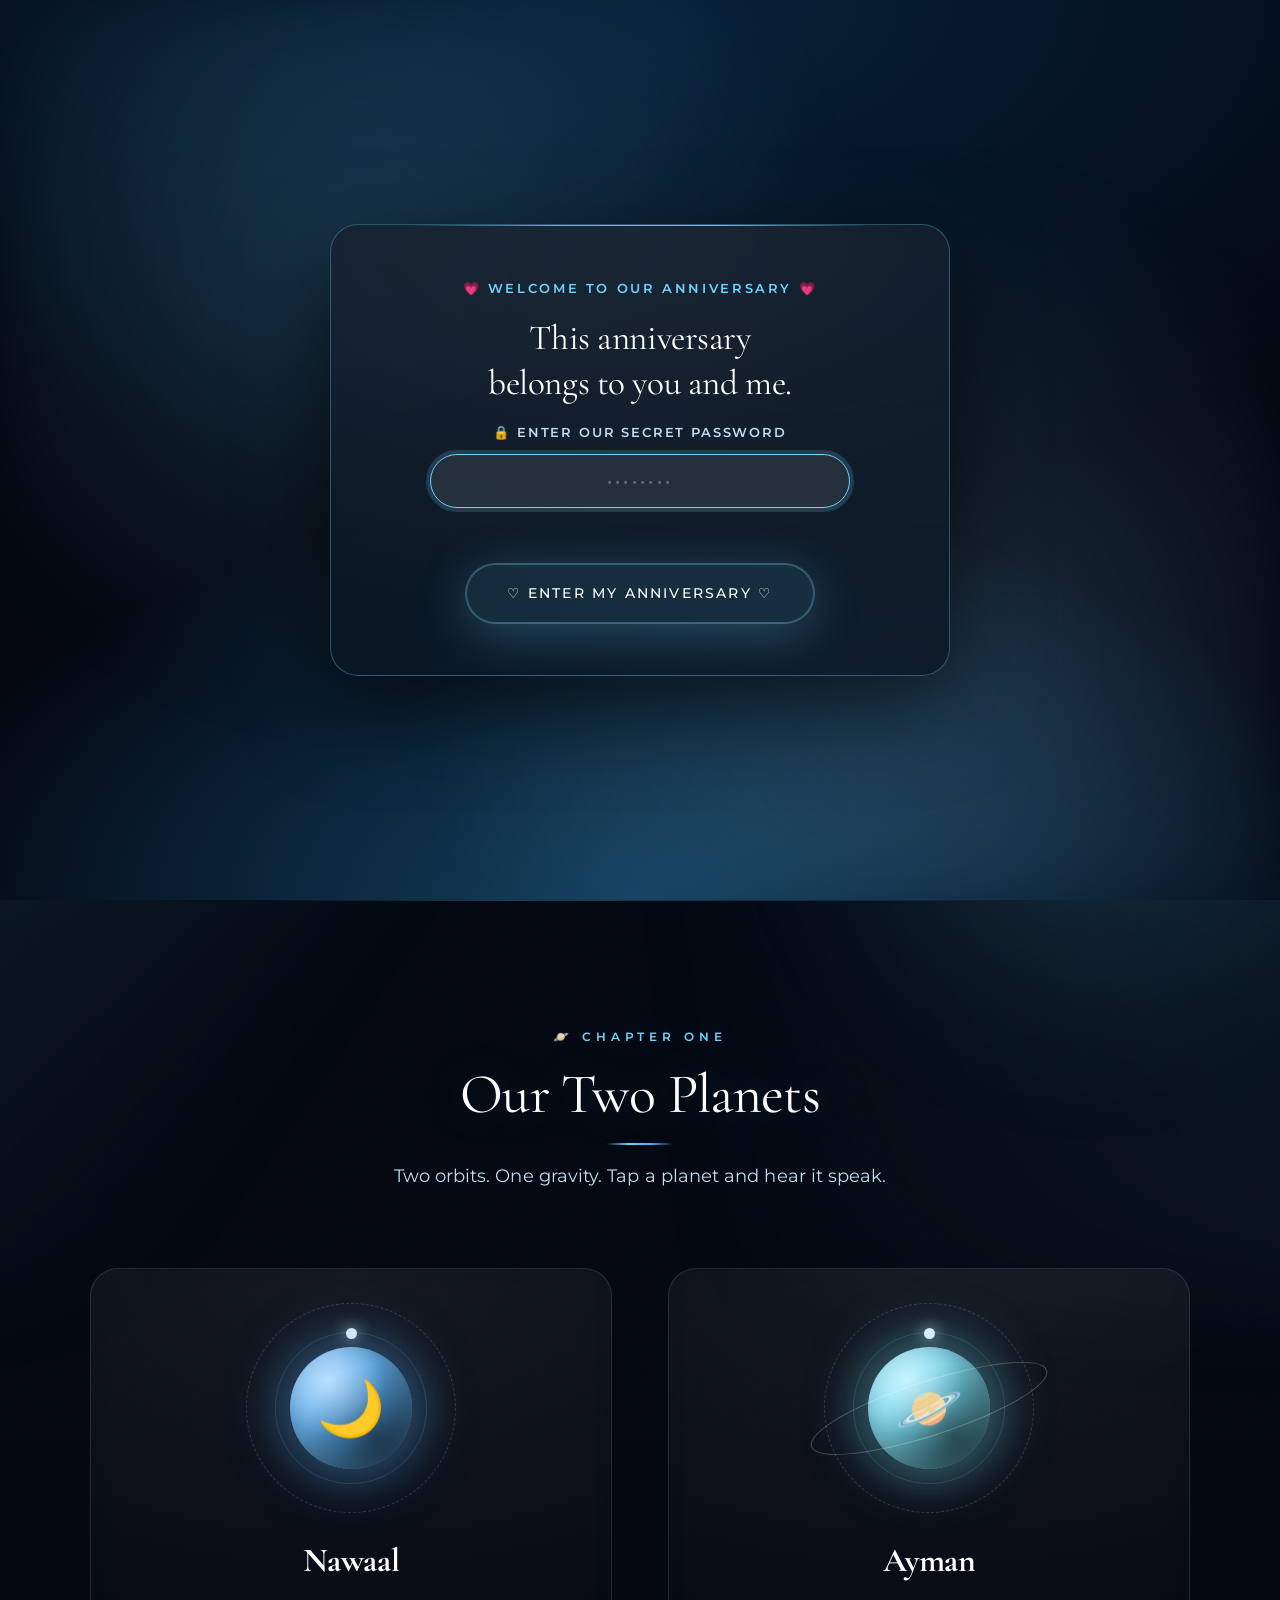
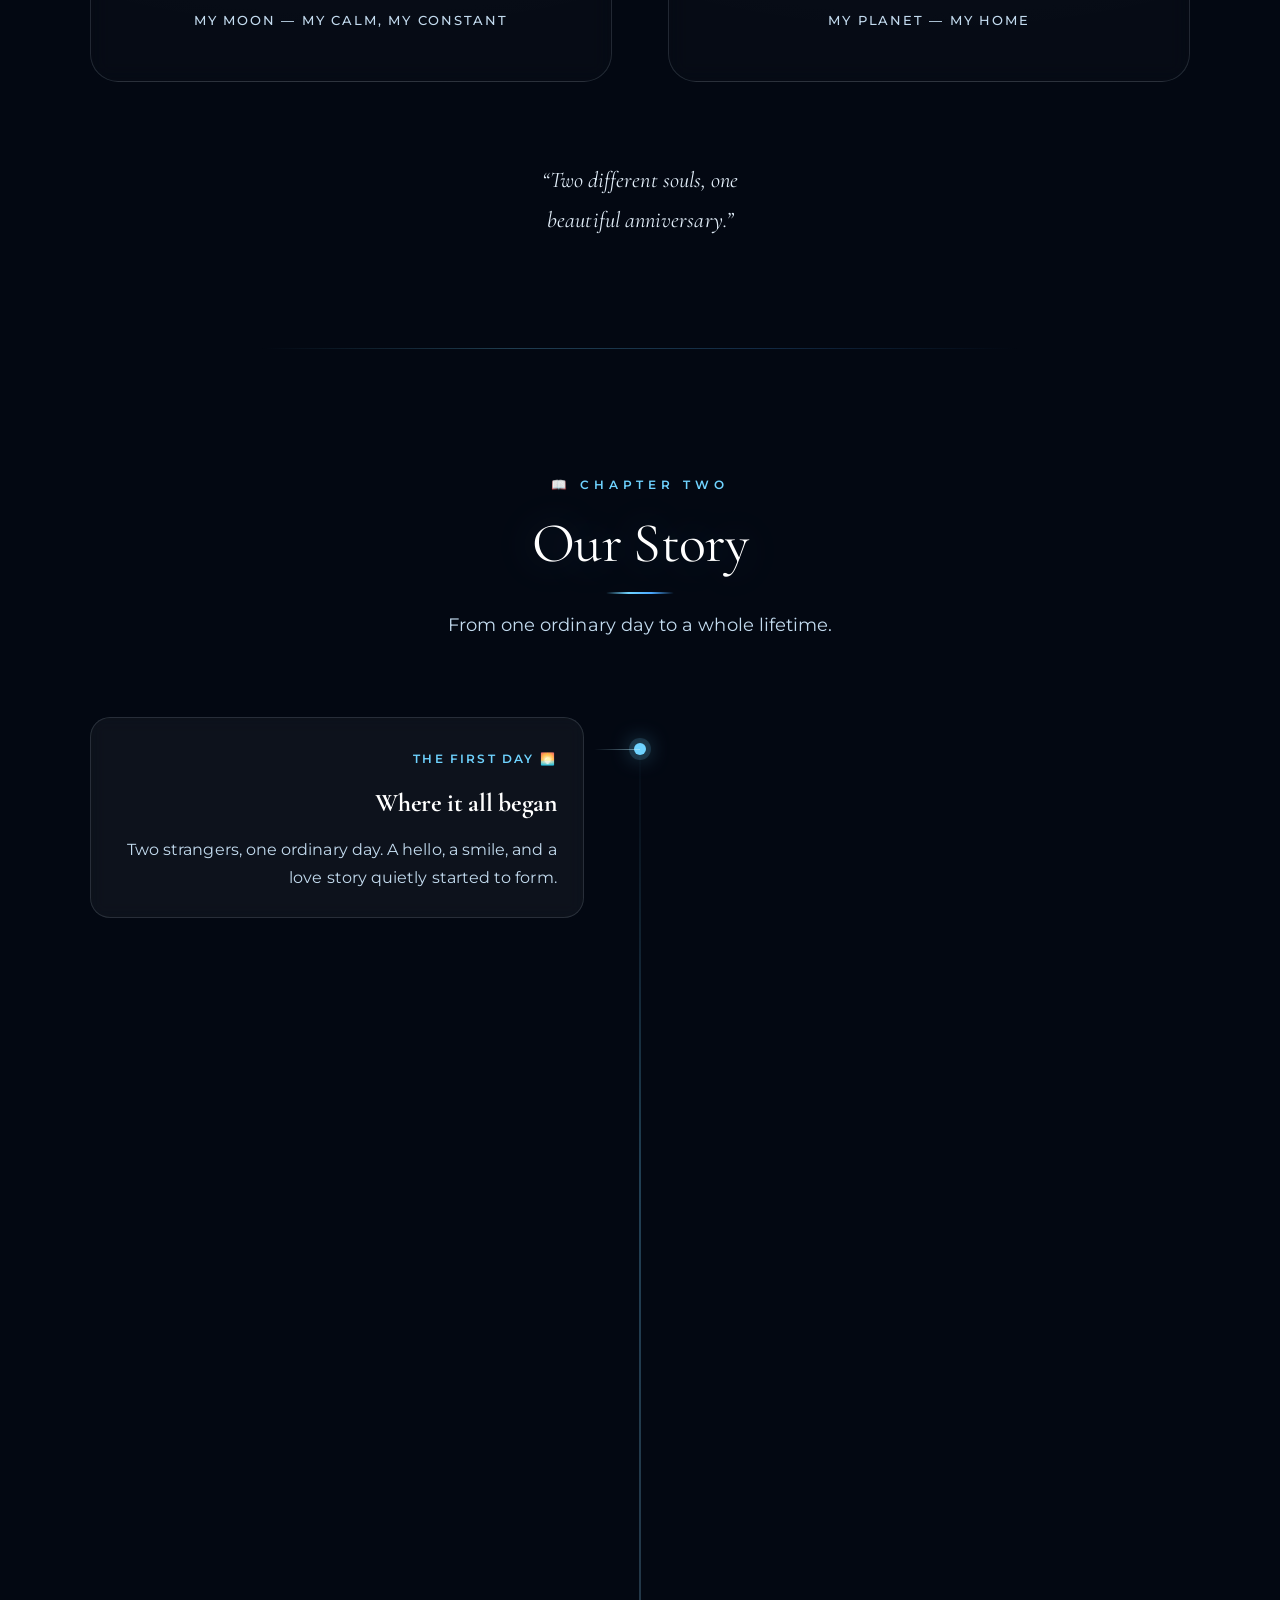
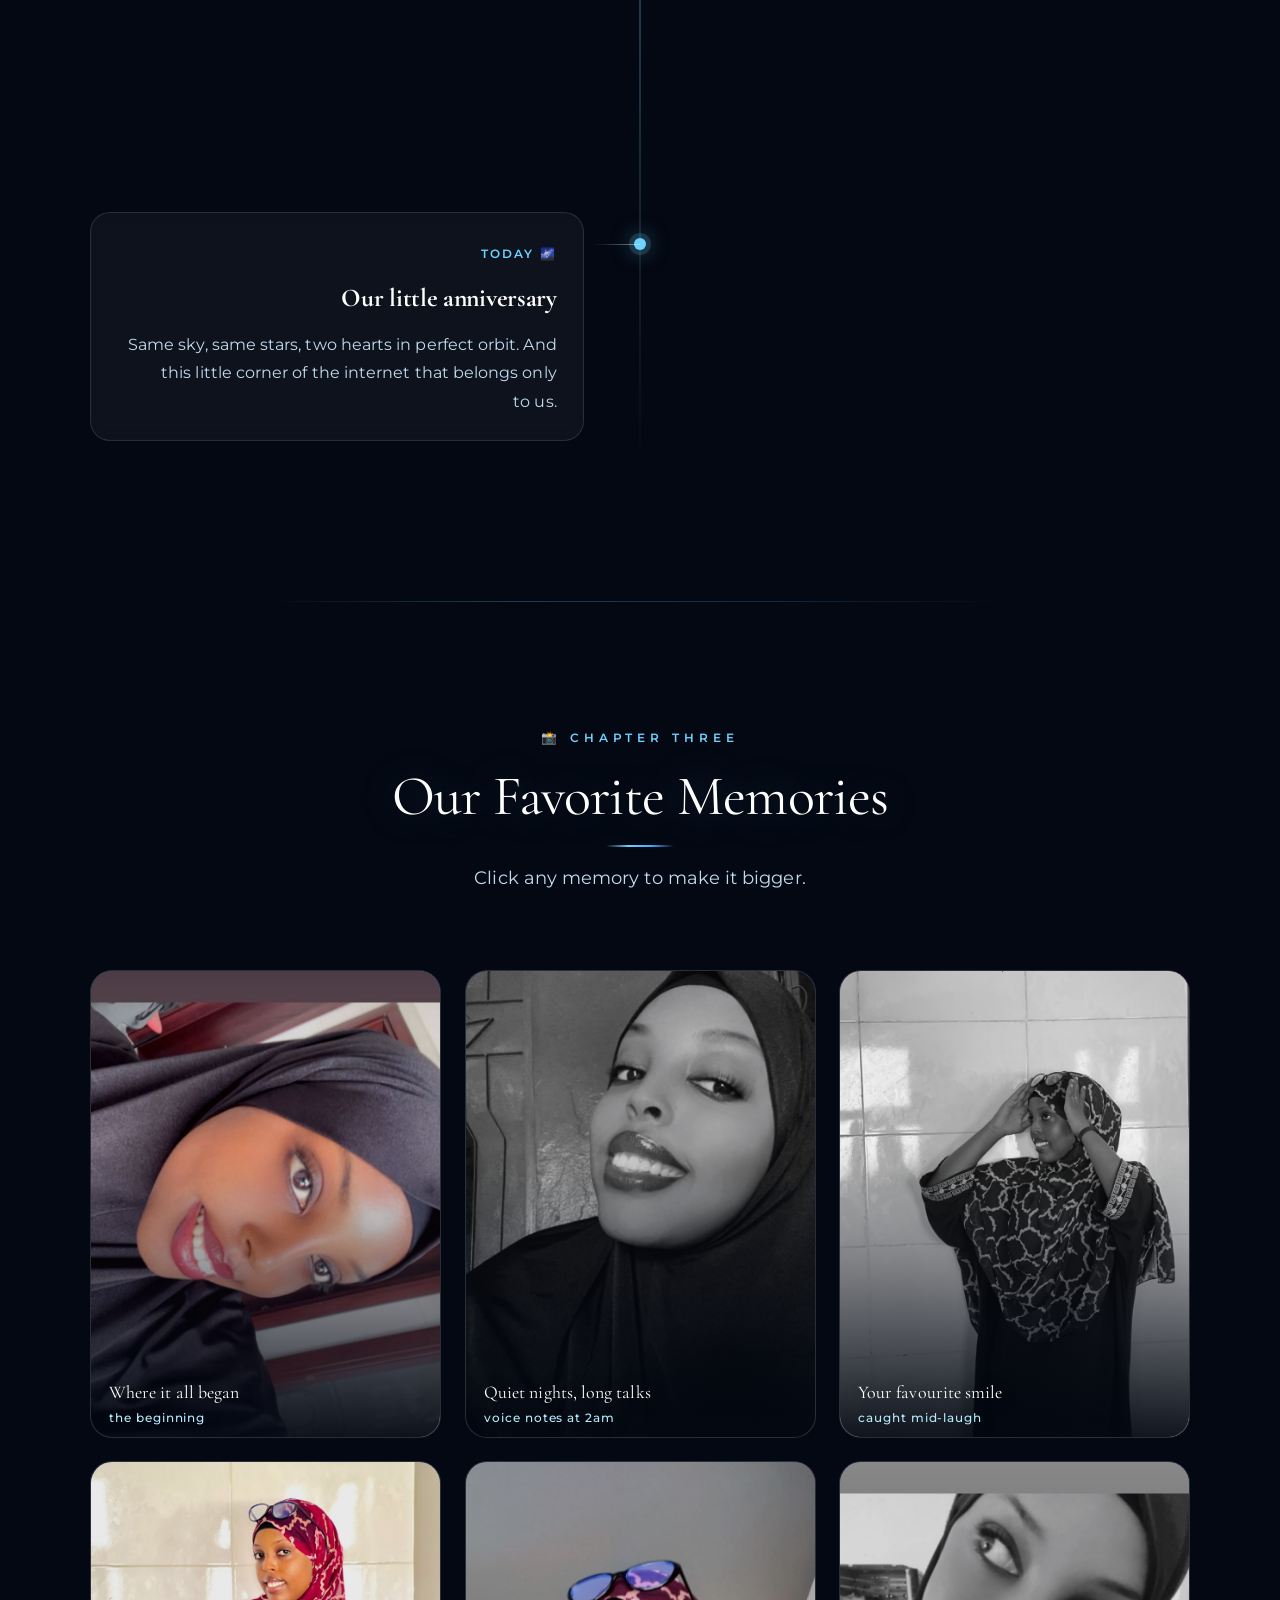
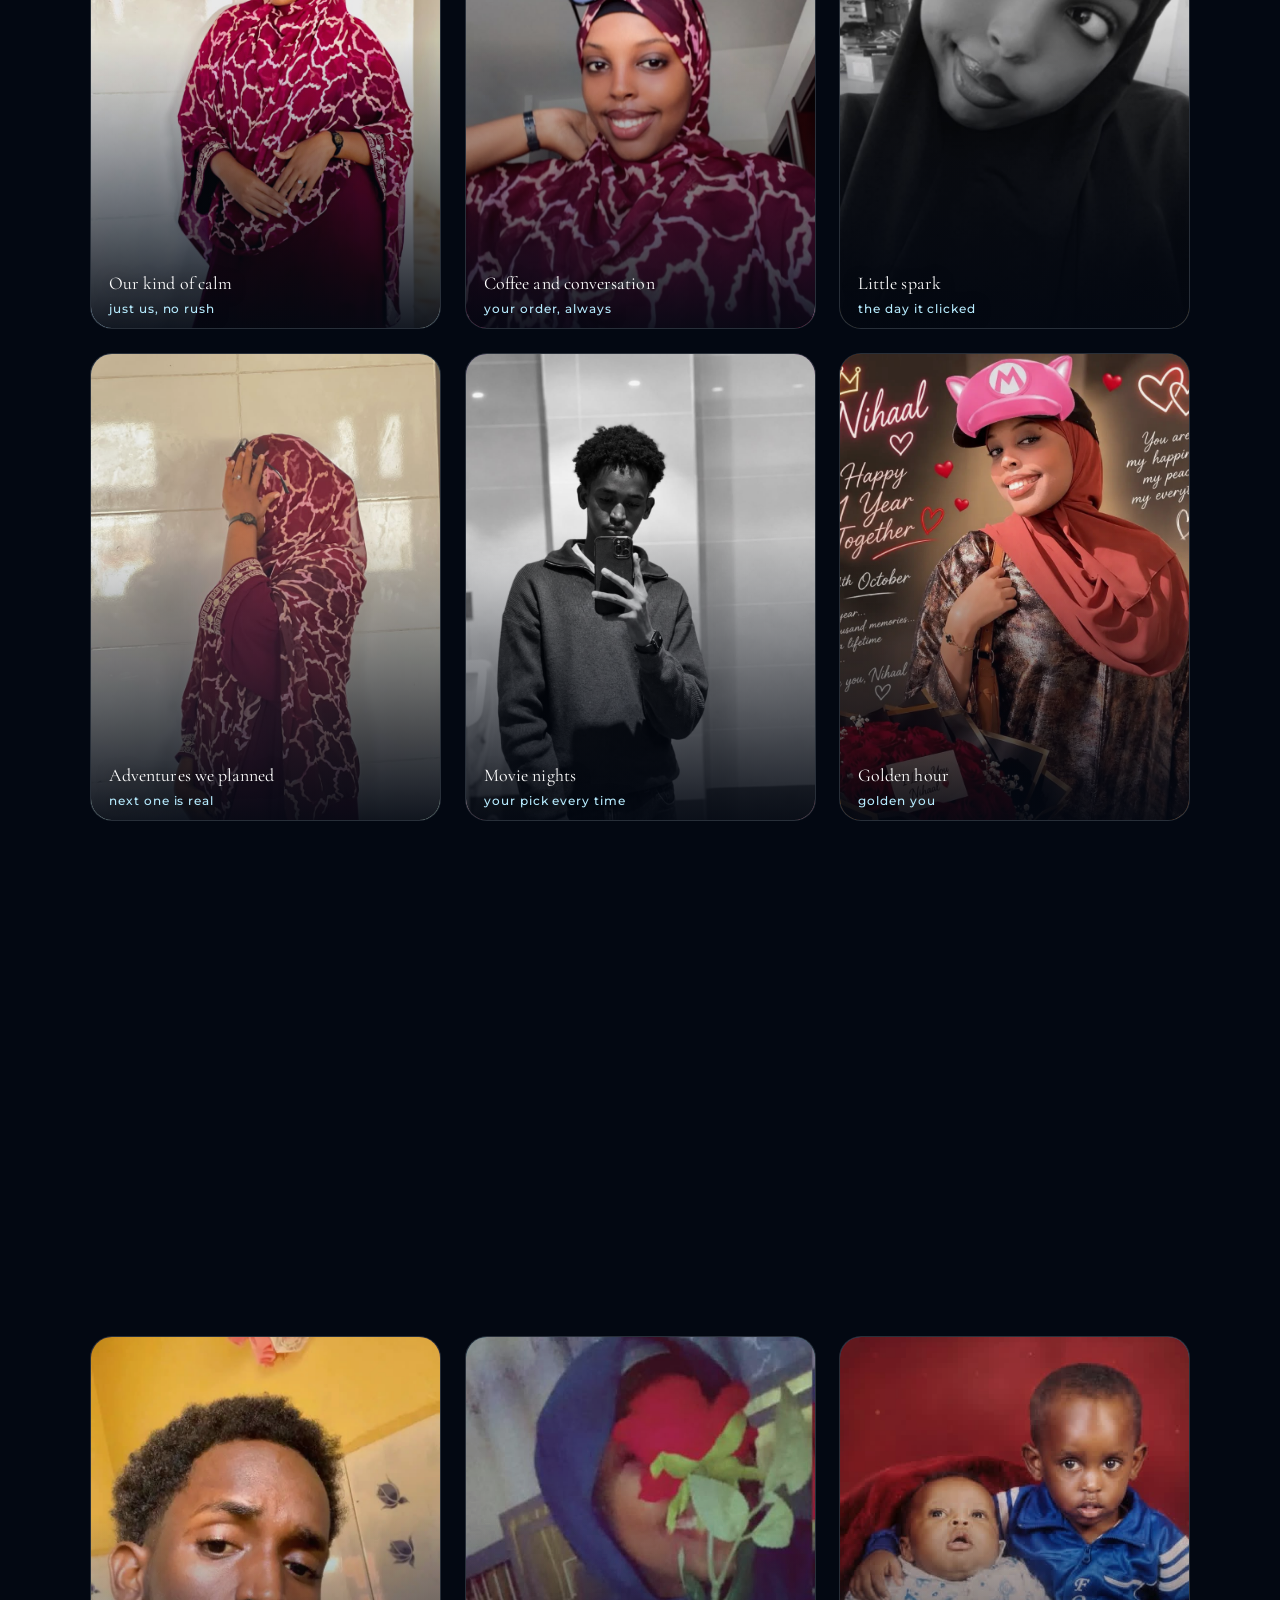
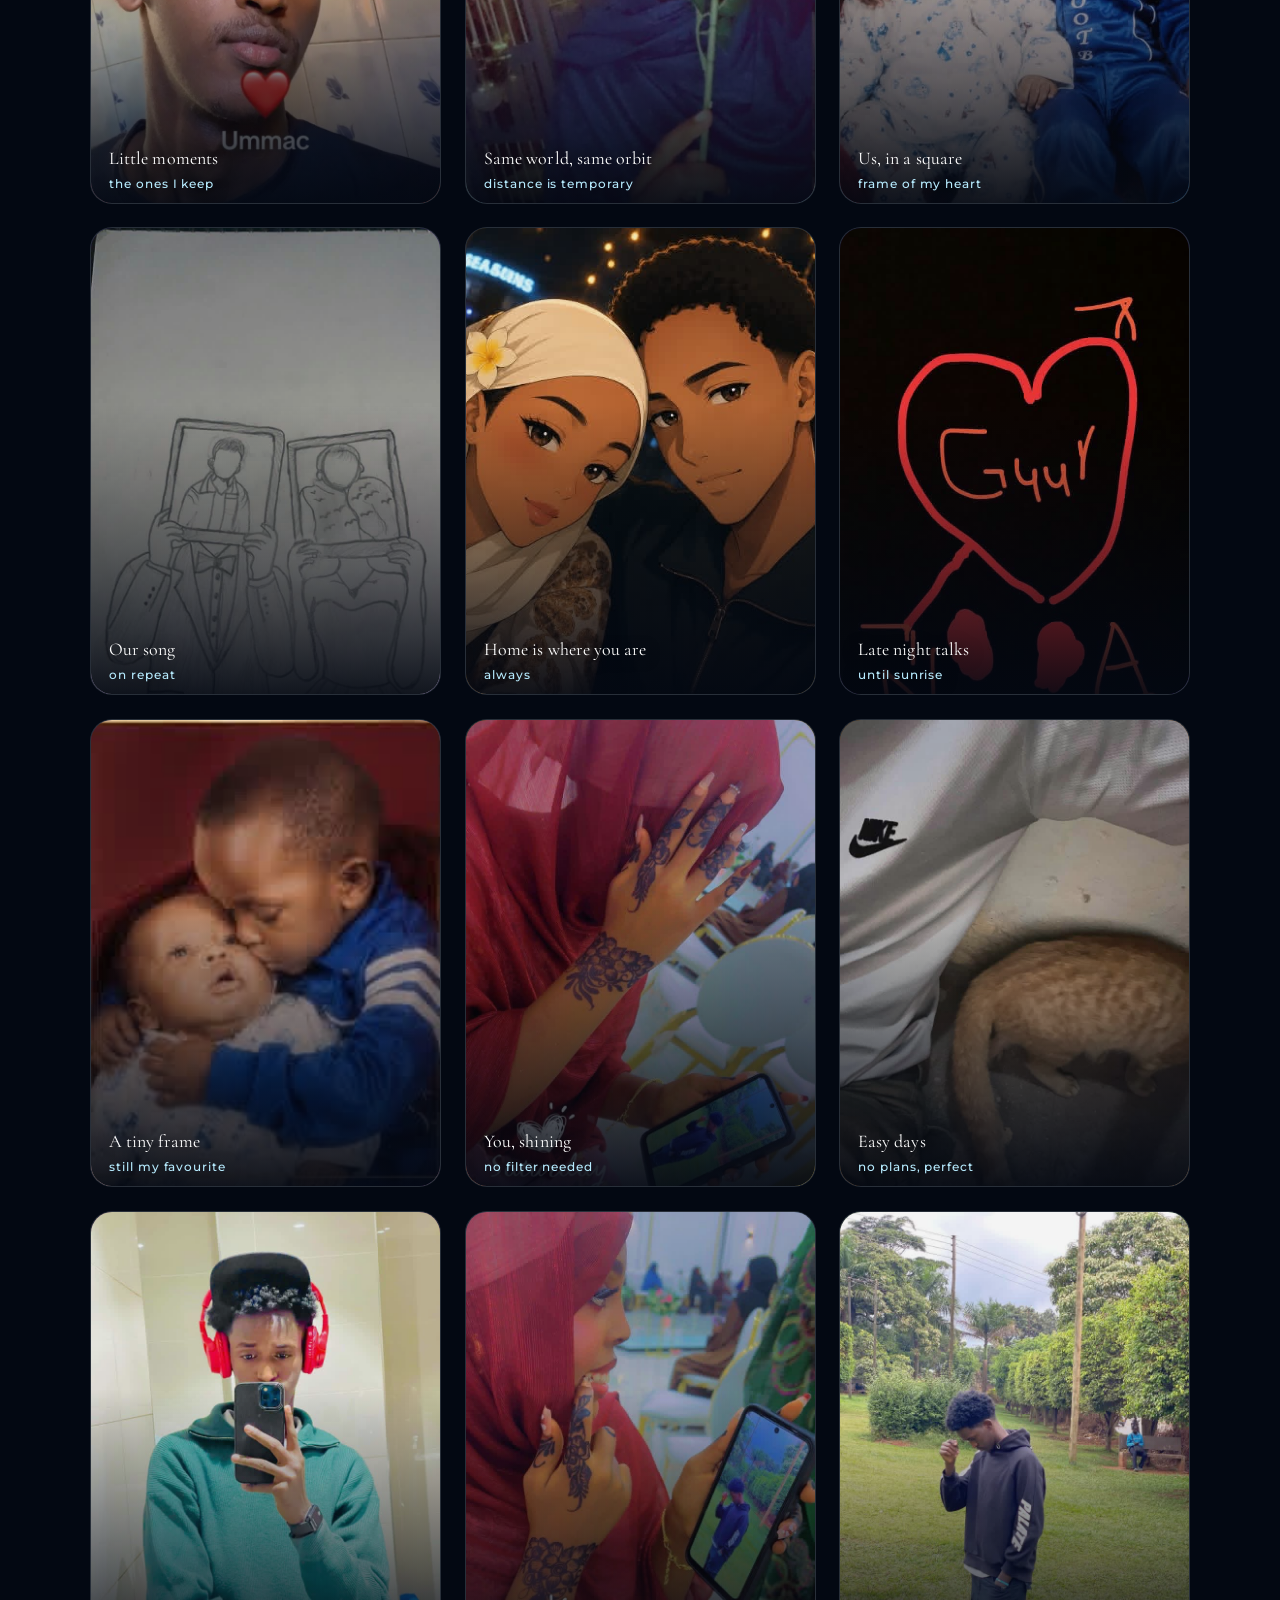
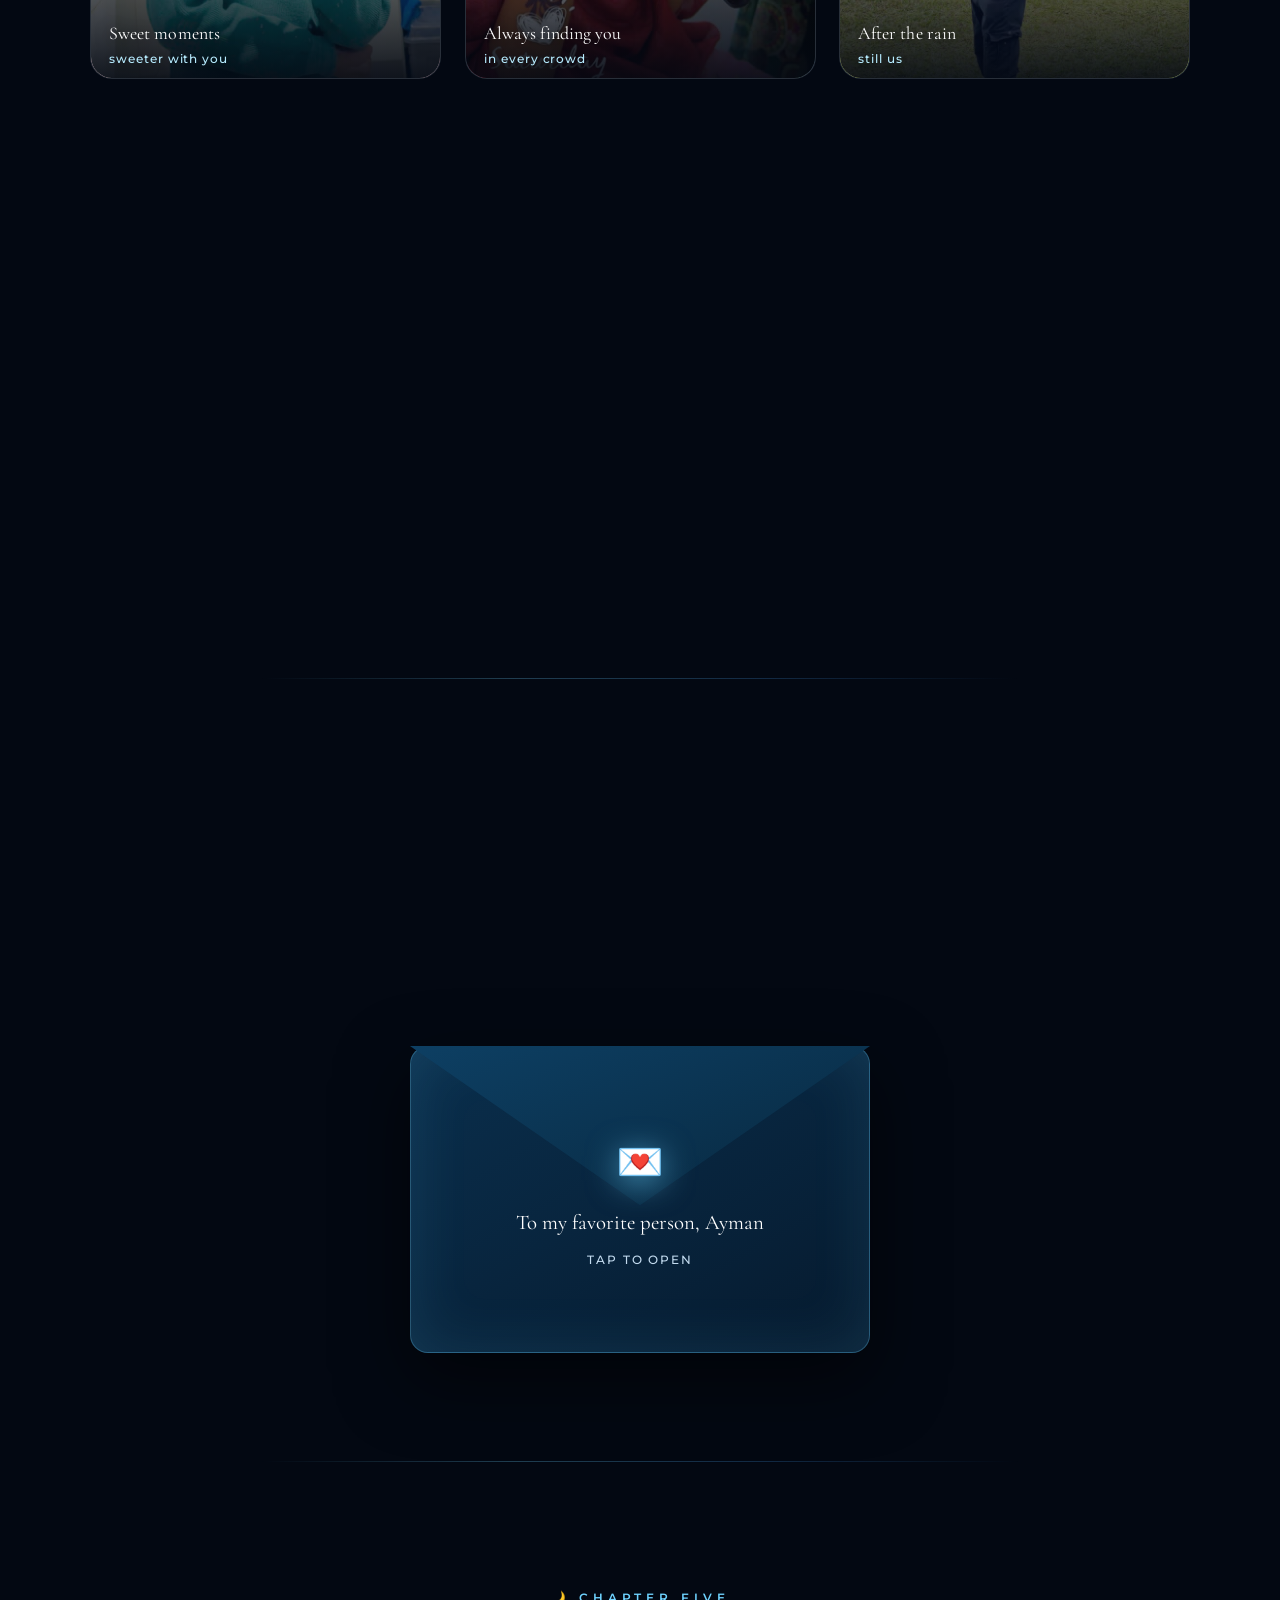
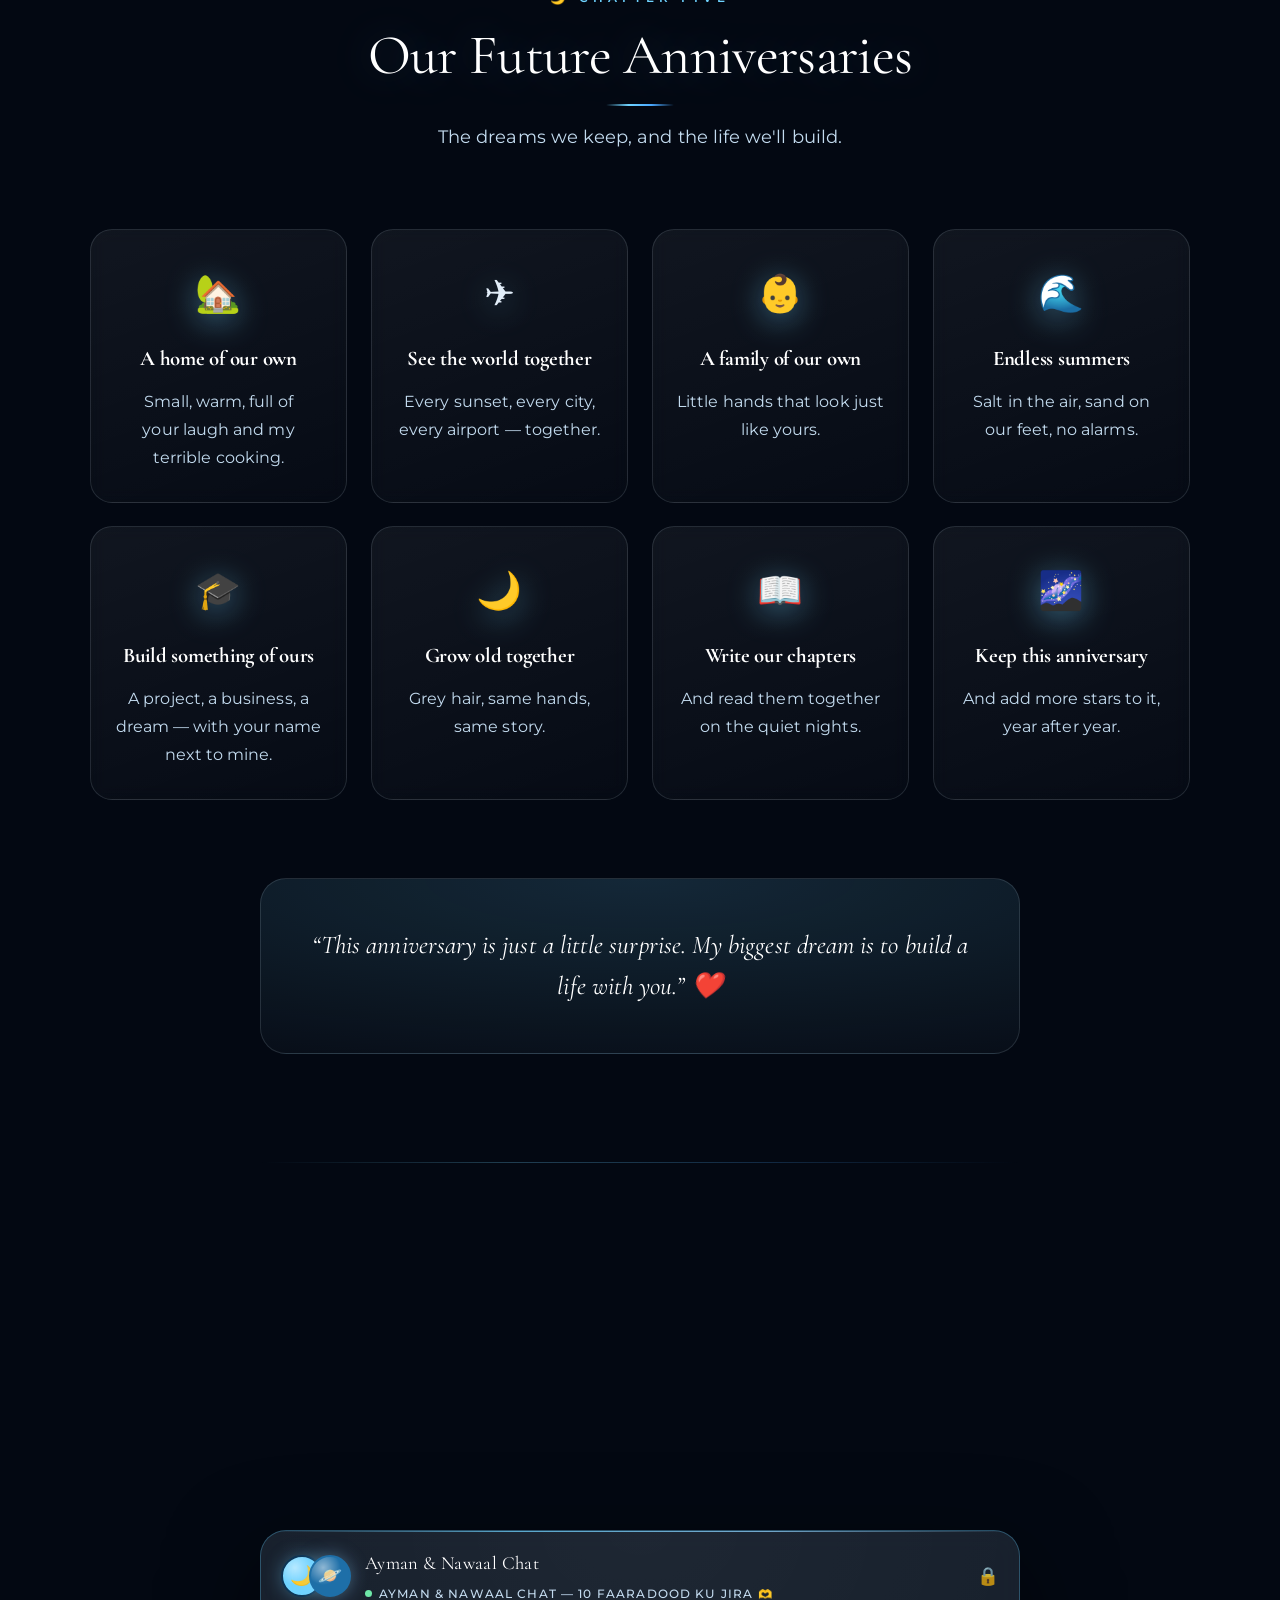
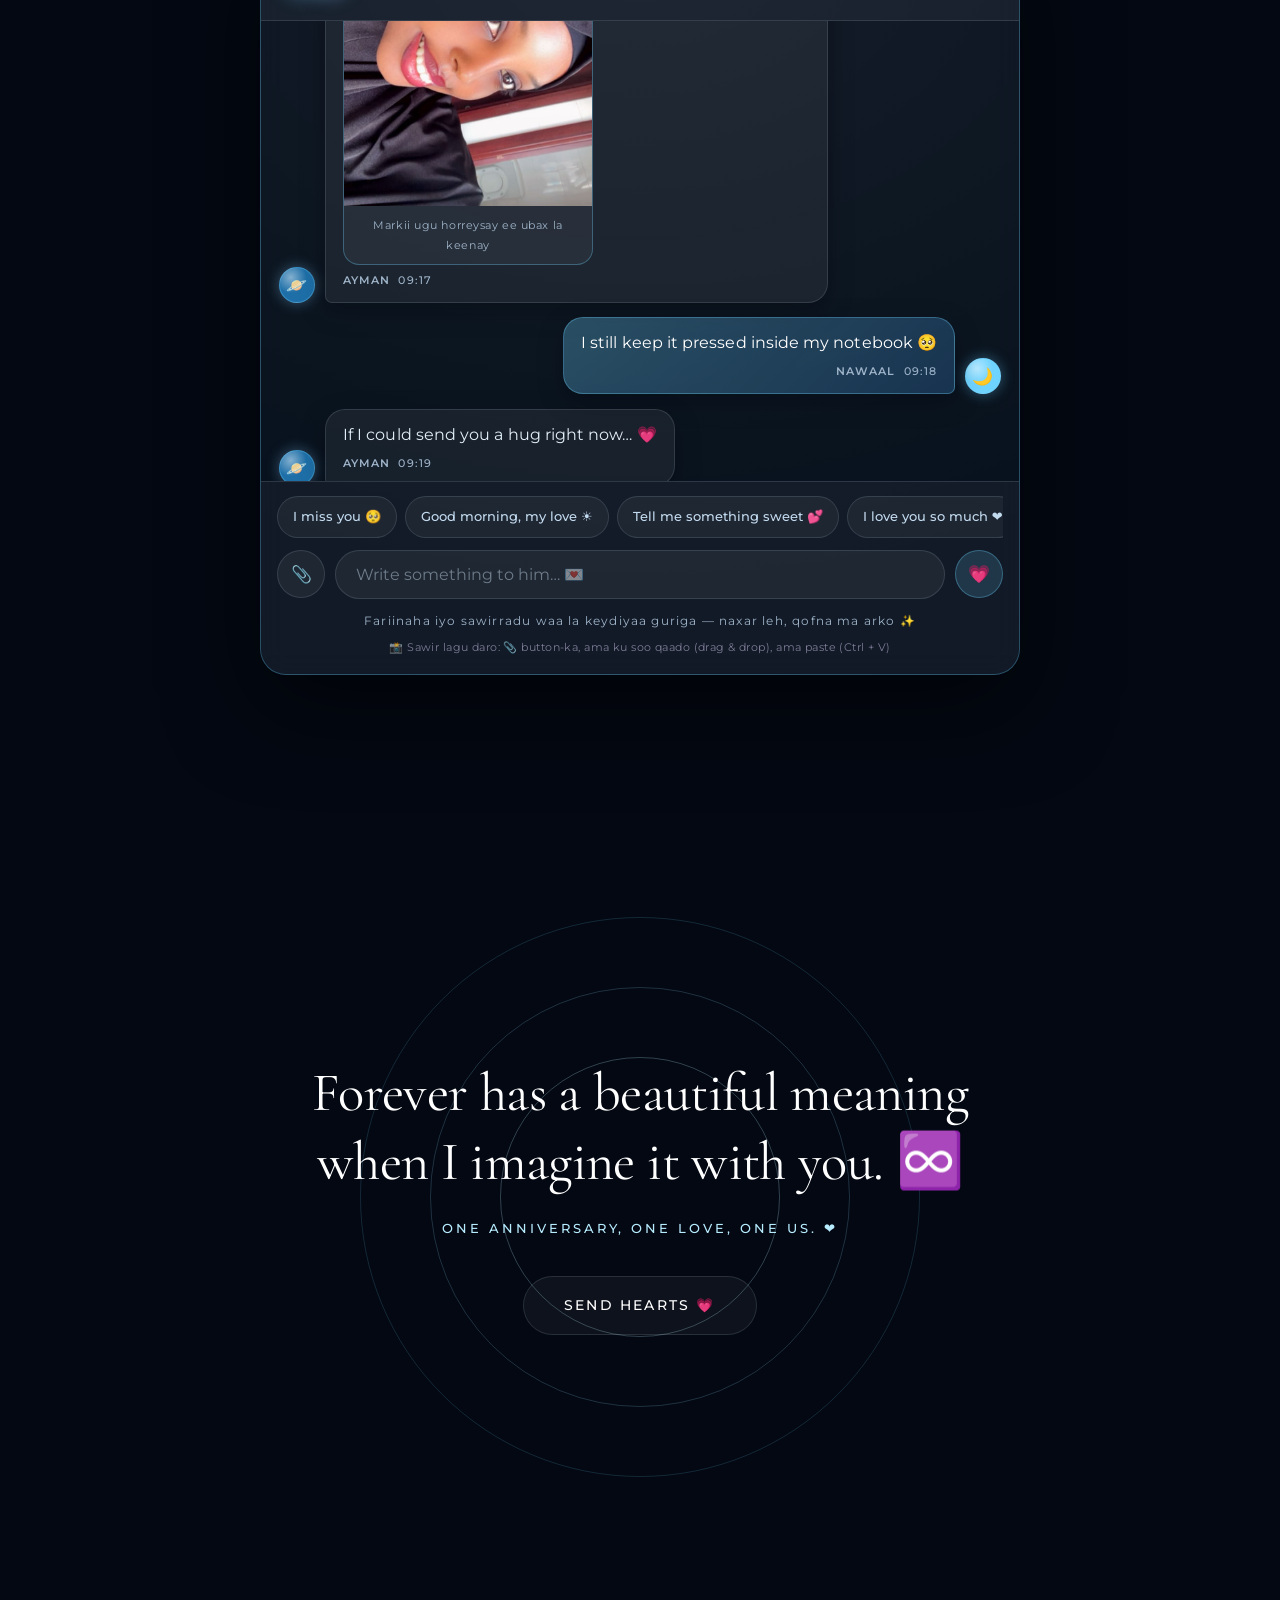
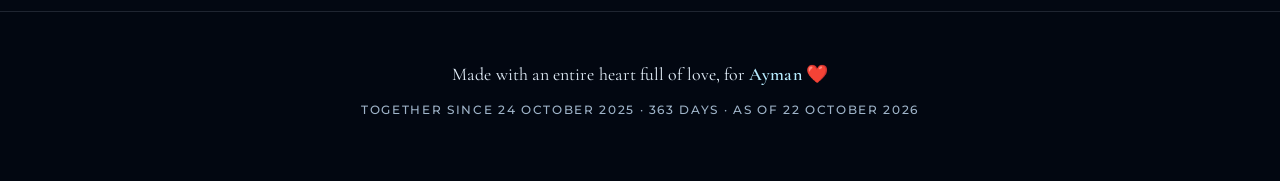
<file: index.html>
<!DOCTYPE html>
<html lang="so">
<head>
<meta charset="UTF-8" />
<meta name="viewport" content="width=device-width, initial-scale=1, viewport-fit=cover" />
<meta name="theme-color" content="#030812" />
<title>💗 Our Anniversary — Nawaal &amp; Ayman</title>
<meta name="description" content="An anniversary made for two hearts. Happy Anniversary, My Love." />
<meta name="robots" content="noindex, nofollow" />
<meta property="og:type" content="website" />
<meta property="og:site_name" content="Our Anniversary" />
<meta property="og:title" content="Our Anniversary — Nawaal &amp; Ayman 💗" />
<meta property="og:description" content="An anniversary made for two hearts. Happy Anniversary, My Love ❤️" />
<meta property="og:image" content="images/og-cover.jpg" />
<meta property="og:image:alt" content="Nawaal &amp; Ayman — Our Anniversary" />
<meta name="twitter:card" content="summary_large_image" />
<meta name="twitter:title" content="Our Anniversary — Nawaal &amp; Ayman 💗" />
<meta name="twitter:description" content="An anniversary made for two hearts." />
<meta name="twitter:image" content="images/og-cover.jpg" />

<link rel="preconnect" href="https://fonts.googleapis.com" />
<link rel="preconnect" href="https://fonts.gstatic.com" crossorigin />
<link href="https://fonts.googleapis.com/css2?family=Cormorant+Garamond:ital,wght@0,400;0,600;1,400;1,600&family=Great+Vibes&family=Montserrat:wght@300;400;500;600&display=swap" rel="stylesheet" />
<link rel="stylesheet" href="assets/css/style.css" />
<link rel="stylesheet" href="assets/css/gate.css" />
<link rel="stylesheet" href="assets/css/chat.css" />
<link rel="stylesheet" href="assets/css/cake.css" />
<link rel="stylesheet" href="assets/css/animations.css" />
<link rel="stylesheet" href="assets/css/premium.css" />
<link rel="icon" href="data:image/svg+xml,<svg xmlns='http://www.w3.org/2000/svg' viewBox='0 0 100 100'><text y='.9em' font-size='90'>🌌</text></svg>" />
<link rel="apple-touch-icon" href="images/og-cover.jpg" />
<link rel="manifest" href="site.webmanifest" />
<noscript><style>.gate { display: none !important; }</style></noscript>
</head>
<body>

<div class="scroll-progress" id="scrollProgress" aria-hidden="true"></div>

<!-- ============ SECRET GATE ============ -->
<div class="gate" id="gate" role="dialog" aria-modal="true" aria-label="Secret entrance">

  <!-- Step 1 — password -->
  <section class="gate__screen is-active" id="gatePass">
    <div class="gate__card">
      <p class="gate__kicker">💗 Welcome to Our Anniversary 💗</p>
      <h2 class="gate__title">This anniversary belongs to you and me.</h2>
      <form class="gate__form" id="gateForm" novalidate>
        <label class="gate__label" for="gatePassInput">🔒 Enter Our Secret Password</label>
        <input class="gate__input" id="gatePassInput" type="password" autocomplete="off" spellcheck="false" placeholder="••••••••" aria-describedby="gateMsg" />
        <p class="gate__msg" id="gateMsg" role="alert"></p>
        <button class="btn btn--glow gate__submit" type="submit"><span>♡ Enter My Anniversary ♡</span></button>
      </form>
    </div>
  </section>

  <!-- Step 2 — secret questions -->
  <section class="gate__screen" id="gateQuiz">
    <div class="gate__card">
      <p class="gate__kicker" id="quizKicker">Question 1 ❤️</p>
      <h2 class="gate__title" id="quizQuestion">What is my name?</h2>
      <div class="gate__options" id="quizOptions"></div>
      <p class="gate__msg" id="quizMsg" role="alert"></p>
      <div class="gate__progress"><i id="quizBar"></i></div>
    </div>
  </section>

  <!-- Step 3 — unlocked -->
  <section class="gate__screen" id="gateDone">
    <div class="gate__card">
      <p class="gate__kicker">🌌</p>
      <h2 class="gate__title gate__title--win">CONGRATULATIONS, MY LOVE! ❤️</h2>
      <p class="gate__lead">You have unlocked our anniversary.</p>
      <button class="btn btn--glow" id="gateEnter" type="button"><span>✨ ENTER OUR ANNIVERSARY ✨</span></button>
    </div>
  </section>

</div>

<!-- ============ CELEBRATION CAKE ============ -->
<div class="cake" id="cake" hidden role="dialog" aria-modal="true" aria-label="Happy anniversary">
  <div class="cake__confetti" id="cakeConfetti" aria-hidden="true"></div>
  <div class="cake__inner">
    <p class="cake__kicker">🎂 Our Anniversary</p>
    <h2 class="cake__title">Happy Anniversary</h2>
    <p class="cake__names">Ayman &amp; Nawaal</p>
    <p class="cake__since" id="cakeSince"></p>

    <div class="cake__stage" aria-hidden="true">
      <div class="cake__glow"></div>
      <div class="cake__candles">
        <span class="candle"><i class="candle__flame"></i><i class="candle__smoke"></i></span>
        <span class="candle"><i class="candle__flame"></i><i class="candle__smoke"></i></span>
        <span class="candle"><i class="candle__flame"></i><i class="candle__smoke"></i></span>
        <span class="candle"><i class="candle__flame"></i><i class="candle__smoke"></i></span>
        <span class="candle"><i class="candle__flame"></i><i class="candle__smoke"></i></span>
      </div>
      <div class="cake__layer cake__layer--top">
        <span class="cake__drip" style="left: 12px"></span>
        <span class="cake__drip" style="left: 52px"></span>
        <span class="cake__drip" style="left: 92px"></span>
      </div>
      <div class="cake__layer cake__layer--mid">
        <span class="cake__drip" style="left: 16px"></span>
        <span class="cake__drip" style="left: 66px"></span>
        <span class="cake__drip" style="left: 116px"></span>
      </div>
      <div class="cake__layer cake__layer--bottom">
        <span class="cake__drip" style="left: 22px"></span>
        <span class="cake__drip" style="left: 82px"></span>
        <span class="cake__drip" style="left: 142px"></span>
      </div>
      <div class="cake__sugar"></div>
      <div class="cake__plate"></div>
    </div>

    <button class="btn btn--glow cake__btn" id="cakeBtn" type="button"><span>🎂 Blow out the candles</span></button>
    <p class="cake__hint">Tag si uu dabadeed uu u galaa anniversary-ga 💗</p>
  </div>
</div>

<!-- ============ BACKGROUND LAYERS ============ -->
<canvas id="starfield" aria-hidden="true"></canvas>
<div class="nebula nebula--1" aria-hidden="true"></div>
<div class="nebula nebula--2" aria-hidden="true"></div>
<div class="nebula nebula--3" aria-hidden="true"></div>
<div class="cursor-glow" id="cursorGlow" aria-hidden="true"></div>

<!-- ============ WELCOME / LOADER ============ -->
<div class="loader" id="loader">
  <div class="loader__inner">
    <p class="loader__eyebrow">An anniversary of two</p>
    <h1 class="loader__title">Welcome to Our Anniversary,<br /><span class="gradient-text">Ayman</span> ❤️</h1>
    <p class="loader__text">Out of billions of people, somehow, my heart found you.</p>
    <button class="btn btn--glow" id="enterBtn" type="button">
      <span>Enter Our Anniversary</span> <span class="btn__spark">✨</span>
    </button>
    <p class="loader__hint">🎵 Our piano starts when you enter</p>
  </div>
  <div class="loader__fade"></div>
</div>

<!-- ============ NAV ============ -->
<header class="nav" id="nav">
  <a class="nav__logo" href="#home">
    <span class="nav__logo-mark">✦</span>
    <span class="nav__logo-text">N &amp; A</span>
  </a>
  <nav class="nav__links" id="navLinks">
    <a href="#planets">Planets</a>
    <a href="#story">Story</a>
    <a href="#memories">Memories</a>
    <a href="#letter">Letter</a>
    <a href="#future">Future</a>
    <a href="#chat">Chat</a>
  </nav>
  <button class="nav__burger" id="navBurger" type="button" aria-label="Menu" aria-expanded="false">
    <span></span><span></span><span></span>
  </button>
  <button class="nav__music" id="musicBtn" type="button" aria-label="Toggle music" aria-pressed="false">
    <svg class="ico ico--on" viewBox="0 0 24 24" aria-hidden="true"><path d="M9 18V5l12-2v13"/><circle cx="6" cy="18" r="3"/><circle cx="18" cy="16" r="3"/></svg>
    <svg class="ico ico--off" viewBox="0 0 24 24" aria-hidden="true"><path d="M9 18V5l12-2v13"/><circle cx="6" cy="18" r="3"/><circle cx="18" cy="16" r="3"/><line x1="3" y1="3" x2="21" y2="21"/></svg>
  </button>
</header>

<main id="main">

  <!-- ============ HERO ============ -->
  <section class="hero section" id="home">
    <div class="hero__badge" data-reveal>
      <span class="pulse-dot"></span>
      <span id="anniversaryText">Happy Anniversary, My Love</span>
    </div>

    <h2 class="hero__title" data-reveal data-delay="1">
      One Anniversary, <span class="gradient-text">One Love</span>, One&nbsp;Us.
    </h2>

    <p class="hero__sub" data-reveal data-delay="2">
      A small corner of the internet, built only for us —
      <br class="br-mobile" /> and for every lifetime after this one.
    </p>

    <div class="countdown" data-reveal data-delay="3" id="countdown">
      <div class="countdown__cell"><b id="cdDays">0</b><span>Days of love</span></div>
      <div class="countdown__cell"><b id="cdHours">0</b><span>Hours</span></div>
      <div class="countdown__cell"><b id="cdMins">0</b><span>Minutes</span></div>
      <div class="countdown__cell"><b id="cdSecs">0</b><span>Seconds</span></div>
    </div>

    <p class="countdown__asof" id="cdAsOf" data-reveal data-delay="4"></p>

    <div class="hero__scroll" data-reveal data-delay="5">
      <span>scroll</span>
      <span class="mouse"><i></i></span>
    </div>
  </section>

  <!-- ============ PLANETS ============ -->
  <section class="section section--pad" id="planets">
    <header class="sec-head" data-reveal>
      <p class="sec-head__eyebrow">🪐 Chapter one</p>
      <h3 class="sec-head__title">Our Two Planets</h3>
      <p class="sec-head__lead">Two orbits. One gravity. Tap a planet and hear it speak.</p>
    </header>

    <div class="planets" id="planetsRow"><!-- rendered by JS --></div>

    <p class="planets__quote" data-reveal>“Two different souls, one beautiful anniversary.”</p>
  </section>

  <!-- ============ STORY ============ -->
  <section class="section section--pad" id="story">
    <header class="sec-head" data-reveal>
      <p class="sec-head__eyebrow">📖 Chapter two</p>
      <h3 class="sec-head__title">Our Story</h3>
      <p class="sec-head__lead">From one ordinary day to a whole lifetime.</p>
    </header>

    <div class="timeline" id="timeline"><!-- rendered by JS --></div>
  </section>

  <!-- ============ MEMORIES ============ -->
  <section class="section section--pad" id="memories">
    <header class="sec-head" data-reveal>
      <p class="sec-head__eyebrow">📸 Chapter three</p>
      <h3 class="sec-head__title">Our Favorite Memories</h3>
      <p class="sec-head__lead">Click any memory to make it bigger.</p>
    </header>

    <div class="mem-grid" id="memGrid"><!-- rendered by JS --></div>
  </section>

  <!-- ============ LETTER ============ -->
  <section class="section section--pad" id="letter">
    <header class="sec-head" data-reveal>
      <p class="sec-head__eyebrow">💌 Chapter four</p>
      <h3 class="sec-head__title">A Letter from My Heart</h3>
      <p class="sec-head__lead">Open it when you're ready, my love.</p>
    </header>

    <div class="envelope" id="envelope" data-reveal>
      <button class="envelope__btn" id="envelopeBtn" type="button" aria-label="Open the letter">
        <span class="envelope__flap"></span>
        <span class="envelope__body">
          <span class="envelope__seal">💌</span>
          <span class="envelope__to">To my favorite person, Ayman</span>
          <span class="envelope__hint">tap to open</span>
        </span>
      </button>
    </div>

    <article class="letter" id="letterPaper" hidden>
      <div class="letter__paper">
        <p class="letter__date" id="letterDate"></p>
        <div class="letter__body" id="letterBody"></div>
        <p class="letter__sign" id="letterSign"></p>
      </div>
    </article>
  </section>

  <!-- ============ FUTURE ============ -->
  <section class="section section--pad" id="future">
    <header class="sec-head" data-reveal>
      <p class="sec-head__eyebrow">🌙 Chapter five</p>
      <h3 class="sec-head__title">Our Future Anniversaries</h3>
      <p class="sec-head__lead">The dreams we keep, and the life we'll build.</p>
    </header>

    <div class="dreams" id="dreamsRow"><!-- rendered by JS --></div>

    <div class="future-quote" data-reveal>
      <p>“This anniversary is just a little surprise. My biggest dream is to build a life with you.” ❤️</p>
    </div>
  </section>

  <!-- ============ CHAT ============ -->
  <section class="section section--pad" id="chat">
    <header class="sec-head" data-reveal>
      <p class="sec-head__eyebrow">💬 Ayman &amp; Nawaal chat</p>
      <h3 class="sec-head__title">Our Private Chat</h3>
      <p class="sec-head__lead">A room with only two people in it. Write to me, my love 💌</p>
    </header>

    <div class="chat-shell" data-reveal>
      <div class="chat__head">
        <div class="chat__faces" aria-hidden="true">
          <span class="chat__face">🌙</span>
          <span class="chat__face chat__face--b">🪐</span>
        </div>
        <div class="chat__who">
          <span class="chat__names">Ayman &amp; Nawaal Chat</span>
          <span class="chat__status"><i class="chat__live"></i><span id="chatStatus">Only two of us here 🫶</span></span>
        </div>
        <span class="chat__lock" aria-hidden="true">🔒</span>
      </div>

      <div class="chat__body" id="chatBody" role="log" aria-live="polite" aria-label="Chat messages"></div>

      <div class="chat__foot">
        <div class="chat__chips" id="chatChips"></div>

        <div class="chat__preview" id="chatPreview" hidden aria-label="Photos ready to send"></div>

        <form class="chat__form" id="chatForm">
          <input class="chat__file" id="chatFile" type="file" accept="image/*" multiple hidden />
          <button class="chat__attach" id="chatAttach" type="button" aria-label="Add photos" title="Add photos 📸">📎</button>
          <input class="chat__input" id="chatInput" type="text" placeholder="Write something to him… 💌" autocomplete="off" maxlength="300" aria-label="Your message" />
          <button class="chat__send" type="submit" aria-label="Send message">💗</button>
        </form>

        <p class="chat__note">Fariinaha iyo sawirradu waa la keydiyaa guriga — naxar leh, qofna ma arko ✨</p>
        <p class="chat__tip">📸 Sawir lagu daro: <b>📎</b> button-ka, ama ku soo qaado (drag &amp; drop), ama paste (Ctrl + V)</p>
      </div>
    </div>
  </section>

  <!-- ============ FINALE ============ -->
  <section class="section finale" id="finale">
    <div class="finale__rings" aria-hidden="true"><i></i><i></i><i></i></div>
    <h3 class="finale__title" data-reveal>Forever has a beautiful meaning<br />when I imagine it with you. ♾️</h3>
    <p class="finale__small" data-reveal>One Anniversary, One Love, One Us. ❤️</p>
    <button class="btn btn--soft" id="heartsBtn" type="button">Send hearts 💗</button>
  </section>

</main>

<footer class="footer">
  <p>Made with an entire heart full of love, for <b id="footerName">Ayman</b> ❤️</p>
  <p class="footer__tiny" id="footerSince"></p>
</footer>

<!-- ============ LIGHTBOX ============ -->
<div class="lightbox" id="lightbox" hidden>
  <button class="lightbox__close" id="lightboxClose" type="button" aria-label="Close">✕</button>
  <figure class="lightbox__fig">
    <img id="lightboxImg" alt="" />
    <div class="lightbox__ph" id="lightboxPh" hidden></div>
    <figcaption id="lightboxCap"></figcaption>
  </figure>
</div>

<!-- ============ TOAST ============ -->
<div class="toast" id="toast" role="status" aria-live="polite"></div>

<script src="assets/js/data.js"></script>
<script src="assets/js/photos.js"></script>
<script src="assets/js/cake.js"></script>
<script src="assets/js/gate.js"></script>
<script src="assets/js/chat.js"></script>
<script src="assets/js/script.js"></script>
<script src="assets/js/animations.js"></script>
<script src="assets/js/premium.js"></script>
</body>
</html>
</file>
<file: assets/css/style.css>
/* =========================================================
   💙 OUR ANNIVERSARY — design system
   Colors: deep navy · light blue · silver
   ========================================================= */

:root {
  --black:      #030812;
  --ink:        #061120;
  --purple-900: #06182a;
  --purple-800: #08243d;
  --purple-700: #0d3555;
  --purple-500: #1e6fa8;
  --purple-300: #8fd4ff;
  --pink:       #6fd3ff;
  --pink-soft:  #b7ecff;
  --pink-deep:  #2f9ee0;
  --silver:     #e2eef9;
  --silver-dim: #9fb4c9;
  --silver-soft:#c3dbef;
  --gold:       #d8f1ff;

  --grad-pink:   linear-gradient(120deg, #b7ecff 0%, #6fd3ff 45%, #4aa8ff 100%);
  --grad-purple: linear-gradient(120deg, #8fd4ff 0%, #6fd3ff 100%);

  --glass:      rgba(255, 255, 255, 0.045);
  --glass-2:    rgba(255, 255, 255, 0.075);
  --stroke:     rgba(203,226,241, 0.14);
  --stroke-2:   rgba(111,211,255, 0.32);

  --font-script: "Great Vibes", "Segoe Script", cursive;
  --font-serif:  "Cormorant Garamond", Georgia, "Times New Roman", serif;
  --font-sans:   "Montserrat", "Segoe UI", system-ui, -apple-system, sans-serif;

  --maxw: 1180px;
  --ease: cubic-bezier(.22, 1, .36, 1);
  --nav-h: 68px;
}

*, *::before, *::after { box-sizing: border-box; }

html {
  scroll-behavior: smooth;
  scroll-padding-top: calc(var(--nav-h) + 16px);
  -webkit-text-size-adjust: 100%;
  text-size-adjust: 100%;
}

body {
  margin: 0;
  min-height: 100%;
  background: var(--black);
  color: var(--silver);
  font-family: var(--font-sans);
  font-weight: 400;
  font-size: clamp(1rem, .97rem + .18vw, 1.07rem);
  line-height: 1.8;
  letter-spacing: .004em;
  overflow-x: hidden;
  font-kerning: normal;
  font-variant-ligatures: common-ligatures;
  font-optical-sizing: auto;
  text-rendering: optimizeLegibility;
  -webkit-font-smoothing: antialiased;
  -moz-osx-font-smoothing: grayscale;
}

/* ---------- Readability helpers ---------- */
h1, h2, h3, h4 { text-wrap: balance; letter-spacing: -.012em; }
p { text-wrap: pretty; }
strong, b { font-weight: 600; color: #fff; }

body.is-locked { overflow: hidden; }

img { max-width: 100%; display: block; }
button { font: inherit; color: inherit; cursor: pointer; }
a { color: inherit; text-decoration: none; }

::selection { background: var(--pink); color: #081624; }

::-webkit-scrollbar { width: 10px; }
::-webkit-scrollbar-track { background: #040b16; }
::-webkit-scrollbar-thumb {
  background: linear-gradient(var(--purple-500), var(--pink-deep));
  border-radius: 99px;
}

/* ---------- Background layers ---------- */
#starfield {
  position: fixed;
  inset: 0;
  width: 100%;
  height: 100%;
  z-index: 0;
  pointer-events: none;
}

.nebula {
  position: fixed;
  z-index: 0;
  border-radius: 50%;
  filter: blur(90px);
  opacity: .45;
  pointer-events: none;
  will-change: transform;
}
.nebula--1 {
  width: 52vw; height: 52vw; min-width: 340px; min-height: 340px;
  top: -12vw; left: -10vw;
  background: radial-gradient(circle, rgba(47,127,184, .55), transparent 68%);
  animation: drift1 26s var(--ease) infinite alternate;
}
.nebula--2 {
  width: 46vw; height: 46vw; min-width: 300px; min-height: 300px;
  bottom: -14vw; right: -8vw;
  background: radial-gradient(circle, rgba(111,211,255, .40), transparent 68%);
  animation: drift2 32s var(--ease) infinite alternate;
}
.nebula--3 {
  width: 34vw; height: 34vw; min-width: 240px; min-height: 240px;
  top: 38%; left: 52%;
  background: radial-gradient(circle, rgba(64,180,255, .22), transparent 70%);
  animation: drift3 38s var(--ease) infinite alternate;
}
@keyframes drift1 { to { transform: translate3d(9vw, 7vh, 0) scale(1.18); } }
@keyframes drift2 { to { transform: translate3d(-11vw, -6vh, 0) scale(1.22); } }
@keyframes drift3 { to { transform: translate3d(-7vw, 9vh, 0) scale(.85); } }

.cursor-glow {
  position: fixed;
  width: 380px; height: 380px;
  top: 0; left: 0;
  margin: -190px 0 0 -190px;
  border-radius: 50%;
  background: radial-gradient(circle, rgba(111,211,255, .13), transparent 62%);
  pointer-events: none;
  z-index: 1;
  opacity: 0;
  transition: opacity .5s ease;
  will-change: transform;
}
body.has-pointer .cursor-glow { opacity: 1; }

main, .nav, .footer { position: relative; z-index: 2; }

/* ---------- Loader ---------- */
.loader {
  position: fixed;
  inset: 0;
  z-index: 100;
  display: grid;
  place-items: center;
  text-align: center;
  padding: 24px;
  background:
    radial-gradient(120% 90% at 50% 0%, rgba(8,36,61, .85), transparent 60%),
    radial-gradient(90% 70% at 50% 100%, rgba(47,158,224, .35), transparent 62%),
    var(--black);
  transition: opacity 1.1s var(--ease), visibility 1.1s;
}
.loader.is-gone { opacity: 0; visibility: hidden; pointer-events: none; }

.loader__inner { max-width: 720px; animation: loaderIn 1.4s var(--ease) both; }
@keyframes loaderIn { from { opacity: 0; transform: translateY(26px); } }

.loader__eyebrow {
  font-size: .8rem;
  font-weight: 500;
  letter-spacing: .34em;
  text-transform: uppercase;
  color: var(--silver-soft);
  margin: 0 0 22px;
}
.loader__title {
  font-family: var(--font-script);
  font-weight: 400;
  font-size: clamp(2.5rem, 7vw, 4.8rem);
  line-height: 1.28;
  color: #fff;
  margin: 0 0 18px;
  text-shadow: 0 0 44px rgba(111,211,255, .38);
}
.loader__text {
  font-family: var(--font-serif);
  font-size: clamp(1.04rem, 2.6vw, 1.32rem);
  font-style: italic;
  line-height: 1.7;
  color: var(--silver-soft);
  margin: 0 0 40px;
}
.loader__hint {
  margin: 18px 0 0;
  font-size: .78rem;
  font-weight: 500;
  letter-spacing: .16em;
  text-transform: uppercase;
  color: var(--silver-dim);
}
.loader__fade {
  position: absolute; inset: 0;
  background: radial-gradient(circle at 50% 50%, transparent 55%, rgba(3,8,18, .9) 100%);
  pointer-events: none;
}

/* ---------- Buttons ---------- */
.btn {
  position: relative;
  display: inline-flex;
  align-items: center;
  gap: 10px;
  padding: 16px 40px;
  border: 1px solid var(--stroke-2);
  border-radius: 999px;
  background: rgba(111,211,255, .1);
  color: #fff;
  font-size: .86rem;
  font-weight: 500;
  letter-spacing: .16em;
  text-transform: uppercase;
  overflow: hidden;
  transition: transform .35s var(--ease), box-shadow .35s var(--ease), background .35s ease;
}
.btn::after {
  content: "";
  position: absolute; inset: 0;
  background: var(--grad-pink);
  opacity: 0;
  transition: opacity .35s ease;
  z-index: -1;
}
.btn > * { position: relative; z-index: 1; }
.btn:hover { transform: translateY(-3px); box-shadow: 0 14px 44px rgba(111,211,255, .32); }
.btn:hover::after { opacity: 1; }
.btn:active { transform: translateY(-1px) scale(.98); }

.btn--glow {
  box-shadow: 0 0 0 1px rgba(183,236,255, .25), 0 10px 50px rgba(111,211,255, .28);
  animation: btnPulse 3.4s ease-in-out infinite;
}
@keyframes btnPulse {
  0%, 100% { box-shadow: 0 0 0 1px rgba(183,236,255, .22), 0 10px 46px rgba(111,211,255, .22); }
  50%      { box-shadow: 0 0 0 1px rgba(183,236,255, .5), 0 16px 66px rgba(111,211,255, .46); }
}
.btn--soft { border-color: var(--stroke); background: var(--glass); }
.btn__spark { animation: twinkle 2.2s ease-in-out infinite; }
@keyframes twinkle { 0%,100% { opacity: .5; transform: scale(.9); } 50% { opacity: 1; transform: scale(1.12); } }

/* ---------- Nav ---------- */
.nav {
  position: fixed;
  top: 0; left: 0; right: 0;
  height: var(--nav-h);
  z-index: 50;
  display: flex;
  align-items: center;
  justify-content: space-between;
  gap: 18px;
  padding: 0 clamp(16px, 4vw, 46px);
  background: rgba(3,8,18, .55);
  backdrop-filter: blur(16px);
  -webkit-backdrop-filter: blur(16px);
  border-bottom: 1px solid transparent;
  transform: translateY(-100%);
  transition: transform .8s var(--ease), background .4s ease, border-color .4s ease;
}
.nav.is-visible { transform: translateY(0); }
.nav.is-scrolled { background: rgba(3,8,18, .85); border-color: var(--stroke); }

.nav__logo { display: flex; align-items: center; gap: 10px; }
.nav__logo-mark {
  color: var(--pink);
  font-size: 1.1rem;
  animation: twinkle 3s ease-in-out infinite;
}
.nav__logo-text {
  font-family: var(--font-serif);
  font-size: 1.16rem;
  letter-spacing: .16em;
  color: #fff;
}
.nav__links { display: flex; gap: clamp(14px, 2.6vw, 32px); }
.nav__links a {
  position: relative;
  font-size: .8rem;
  font-weight: 500;
  letter-spacing: .12em;
  text-transform: uppercase;
  color: var(--silver-soft);
  transition: color .3s ease;
}
.nav__links a::after {
  content: "";
  position: absolute; left: 0; bottom: -6px;
  width: 0; height: 1px;
  background: var(--pink);
  transition: width .35s var(--ease);
}
.nav__links a:hover { color: #fff; }
.nav__links a:hover::after, .nav__links a.is-active::after { width: 100%; }
.nav__links a.is-active { color: var(--pink-soft); }

.nav__burger {
  display: none;
  width: 40px; height: 40px;
  border-radius: 50%;
  border: 1px solid var(--stroke);
  background: var(--glass);
  padding: 0;
  place-items: center;
  gap: 4px;
  flex-direction: column;
}
.nav__burger span {
  display: block;
  width: 16px; height: 1.5px;
  background: var(--silver);
  border-radius: 2px;
  transition: transform .35s var(--ease), opacity .25s ease;
}
.nav__burger[aria-expanded="true"] span:nth-child(1) { transform: translateY(5.5px) rotate(45deg); }
.nav__burger[aria-expanded="true"] span:nth-child(2) { opacity: 0; }
.nav__burger[aria-expanded="true"] span:nth-child(3) { transform: translateY(-5.5px) rotate(-45deg); }

.nav__music {
  width: 40px; height: 40px;
  display: grid; place-items: center;
  border-radius: 50%;
  border: 1px solid var(--stroke);
  background: var(--glass);
  transition: border-color .3s ease, background .3s ease, transform .3s var(--ease);
}.nav__music:hover { border-color: var(--stroke-2); transform: scale(1.07); }
.nav__music .ico { width: 18px; height: 18px; fill: none; stroke: var(--silver); stroke-width: 1.7; stroke-linecap: round; stroke-linejoin: round; }
.nav__music .ico--off { display: none; }
.nav__music[aria-pressed="true"] { background: rgba(111,211,255, .16); border-color: var(--stroke-2); }
.nav__music[aria-pressed="true"] .ico--on { display: none; }
.nav__music[aria-pressed="true"] .ico--off { display: block; }

/* ---------- Layout ---------- */
.section {
  position: relative;
  padding: clamp(72px, 12vh, 130px) clamp(18px, 5vw, 40px);
  max-width: var(--maxw);
  margin: 0 auto;
}
.section--pad { padding-top: clamp(80px, 14vh, 150px); }

.sec-head { text-align: center; margin-bottom: clamp(44px, 7vw, 76px); }
.sec-head__eyebrow {
  margin: 0 0 14px;
  font-size: .78rem;
  font-weight: 600;
  letter-spacing: .3em;
  text-transform: uppercase;
  color: var(--pink);
}
.sec-head__title {
  margin: 0 0 16px;
  font-family: var(--font-serif);
  font-weight: 400;
  font-size: clamp(2rem, 5.6vw, 3.5rem);
  line-height: 1.16;
  color: #fff;
  text-shadow: 0 0 46px rgba(143,212,255, .3);
}
.sec-head__lead {
  margin: 0 auto;
  max-width: 48ch;
  font-size: clamp(.98rem, 2.2vw, 1.1rem);
  line-height: 1.75;
  color: var(--silver-soft);
}

.gradient-text {
  background: var(--grad-pink);
  -webkit-background-clip: text;
  background-clip: text;
  color: transparent;
}

/* ---------- Hero ---------- */
.hero {
  min-height: 100vh;
  min-height: 100svh;
  display: flex;
  flex-direction: column;
  align-items: center;
  justify-content: center;
  text-align: center;
  gap: 4px;
  padding-top: calc(var(--nav-h) + 30px);
}
.hero__badge {
  display: inline-flex;
  align-items: center;
  gap: 10px;
  padding: 10px 22px;
  margin-bottom: 28px;
  border: 1px solid var(--stroke-2);
  border-radius: 999px;
  background: rgba(111,211,255, .09);
  font-size: .8rem;
  font-weight: 500;
  letter-spacing: .16em;
  text-transform: uppercase;
  color: var(--pink-soft);
}
.pulse-dot {
  width: 7px; height: 7px;
  border-radius: 50%;
  background: var(--pink);
  box-shadow: 0 0 0 0 rgba(111,211,255, .6);
  animation: pulse 2.1s infinite;
}
@keyframes pulse {
  70%  { box-shadow: 0 0 0 11px rgba(111,211,255, 0); }
  100% { box-shadow: 0 0 0 0 rgba(111,211,255, 0); }
}
.hero__title {
  margin: 0 0 22px;
  font-family: var(--font-serif);
  font-weight: 400;
  font-size: clamp(2.3rem, 7.4vw, 5.2rem);
  line-height: 1.12;
  letter-spacing: -.015em;
  color: #fff;
  text-shadow: 0 0 60px rgba(111,211,255, .22);
}
.hero__sub {
  margin: 0 0 48px;
  max-width: 44ch;
  font-family: var(--font-serif);
  font-style: italic;
  font-size: clamp(1.04rem, 2.5vw, 1.32rem);
  line-height: 1.7;
  color: var(--silver-soft);
}

.countdown {
  display: flex;
  gap: clamp(10px, 2.6vw, 22px);
  flex-wrap: wrap;
  justify-content: center;
  margin-bottom: 60px;
}
.countdown__cell {
  min-width: 92px;
  padding: 16px 12px;
  border: 1px solid var(--stroke);
  border-radius: 18px;
  background: var(--glass);
  backdrop-filter: blur(8px);
  -webkit-backdrop-filter: blur(8px);
  transition: transform .4s var(--ease), border-color .4s ease, box-shadow .4s ease;
}
.countdown__cell:hover {
  transform: translateY(-5px);
  border-color: var(--stroke-2);
  box-shadow: 0 14px 40px rgba(111,211,255, .16);
}
.countdown__cell b {
  display: block;
  font-family: var(--font-serif);
  font-size: clamp(1.7rem, 4.4vw, 2.4rem);
  font-weight: 600;
  line-height: 1;
  color: #fff;
  font-variant-numeric: tabular-nums;
}
.countdown__cell span {
  display: block;
  margin-top: 10px;
  font-size: .72rem;
  font-weight: 500;
  letter-spacing: .14em;
  text-transform: uppercase;
  color: var(--silver-soft);
}

.countdown__asof {
  margin: -34px 0 60px;
  text-align: center;
  font-size: .74rem;
  font-weight: 500;
  letter-spacing: .16em;
  text-transform: uppercase;
  color: var(--silver-dim);
}

.hero__scroll {
  position: absolute;
  bottom: 26px;
  display: flex;
  flex-direction: column;
  align-items: center;
  gap: 10px;
  font-size: .7rem;
  font-weight: 500;
  letter-spacing: .26em;
  text-transform: uppercase;
  color: var(--silver-dim);
}
.mouse {
  width: 24px; height: 38px;
  border: 1px solid rgba(203,226,241, .3);
  border-radius: 14px;
  display: grid;
  justify-items: center;
  padding-top: 7px;
}
.mouse i {
  width: 3px; height: 7px;
  border-radius: 2px;
  background: var(--pink);
  animation: wheel 1.9s ease-in-out infinite;
}
@keyframes wheel {
  0%   { opacity: 0; transform: translateY(0); }
  35%  { opacity: 1; }
  100% { opacity: 0; transform: translateY(11px); }
}

/* ---------- Planets ---------- */
.planets {
  display: grid;
  grid-template-columns: repeat(auto-fit, minmax(min(100%, 290px), 1fr));
  gap: clamp(24px, 5vw, 56px);
  align-items: start;
}
.planet {
  position: relative;
  display: flex;
  flex-direction: column;
  align-items: center;
  gap: 18px;
  padding: 34px 24px 30px;
  border: 1px solid var(--stroke);
  border-radius: 28px;
  background: radial-gradient(120% 90% at 50% 0%, rgba(255, 255, 255, .07), rgba(255, 255, 255, .015));
  backdrop-filter: blur(10px);
  -webkit-backdrop-filter: blur(10px);
  text-align: center;
  overflow: hidden;
  transition: transform .6s var(--ease), border-color .5s ease, box-shadow .6s ease;
}
.planet:hover {
  transform: translateY(-10px);
  border-color: var(--stroke-2);
  box-shadow: 0 26px 70px rgba(111,211,255, .18);
}
.planet.is-open { border-color: var(--stroke-2); box-shadow: 0 20px 60px rgba(111,211,255, .22); }

.planet__stage {
  position: relative;
  width: clamp(170px, 40vw, 210px);
  aspect-ratio: 1;
  display: grid;
  place-items: center;
  animation: float 7s ease-in-out infinite;
}
.planet__orbit {
  position: absolute;
  inset: 0;
  border: 1px dashed rgba(203,226,241, .18);
  border-radius: 50%;
  animation: spin 26s linear infinite;
}
.planet__orbit--inner {
  inset: 14%;
  border-style: solid;
  border-color: rgba(111,211,255, .16);
  animation-duration: 17s;
  animation-direction: reverse;
}
.planet__moon {
  position: absolute;
  top: -5px; left: 50%;
  width: 11px; height: 11px;
  margin-left: -5.5px;
  border-radius: 50%;
  background: var(--silver);
  box-shadow: 0 0 16px rgba(255, 255, 255, .85);
}
@keyframes spin { to { transform: rotate(360deg); } }

.planet__body {
  position: relative;
  width: 58%;
  aspect-ratio: 1;
  border-radius: 50%;
  display: grid;
  place-items: center;
  font-size: clamp(2.4rem, 9vw, 3.4rem);
  cursor: pointer;
  background:
    radial-gradient(circle at 32% 28%, rgba(255, 255, 255, .55), transparent 46%),
    radial-gradient(circle at 70% 74%, rgba(0, 0, 0, .5), transparent 60%),
    var(--planet-a, #6fd3ff);
  box-shadow:
    inset -16px -18px 40px rgba(0, 0, 0, .55),
    inset 12px 10px 30px rgba(255, 255, 255, .18),
    0 0 60px var(--planet-glow, rgba(111,211,255, .5));
  transition: transform .5s var(--ease);
}
.planet__body:hover { transform: scale(1.09); }
.planet__body::after {
  content: "";
  position: absolute; inset: -14%;
  border-radius: 50%;
  background: radial-gradient(circle, transparent 58%, var(--planet-glow, rgba(111,211,255, .35)) 100%);
  filter: blur(10px);
  opacity: .65;
  z-index: -1;
}
@keyframes float {
  0%, 100% { transform: translateY(-7px); }
  50%      { transform: translateY(7px); }
}
.planet__ring {
  position: absolute;
  width: 118%;
  height: 26%;
  border: 1px solid rgba(255, 255, 255, .26);
  border-radius: 50%;
  transform: rotate(-18deg);
  pointer-events: none;
}

.planet__name {
  margin: 0;
  font-family: var(--font-serif);
  font-size: clamp(1.6rem, 4.4vw, 2.1rem);
  color: #fff;
}
.planet__tag {
  margin: 0;
  font-size: .8rem;
  font-weight: 500;
  letter-spacing: .14em;
  text-transform: uppercase;
  color: var(--silver-soft);
}

.planet__msg {
  margin: 0;
  max-height: 0;
  opacity: 0;
  overflow: hidden;
  transition: max-height .7s var(--ease), opacity .6s ease, margin-top .6s var(--ease);
  font-family: var(--font-serif);
  font-style: italic;
  font-size: 1.08rem;
  line-height: 1.72;
  color: var(--pink-soft);
}
.planet.is-open .planet__msg {
  max-height: 260px;
  opacity: 1;
  margin-top: 6px;
}

.planets__quote {
  margin: clamp(46px, 8vw, 78px) auto 0;
  max-width: 34ch;
  text-align: center;
  font-family: var(--font-serif);
  font-style: italic;
  font-size: clamp(1.05rem, 3vw, 1.4rem);
  color: var(--silver);
  opacity: .9;
}

/* ---------- Timeline ---------- */
.timeline { position: relative; padding-left: 0; }
.timeline::before {
  content: "";
  position: absolute;
  left: 50%;
  top: 8px; bottom: 8px;
  width: 1px;
  background: linear-gradient(180deg, transparent, rgba(111,211,255, .55), rgba(143,212,255, .45), transparent);
  transform: translateX(-50%);
}
.tl-item {
  position: relative;
  width: 50%;
  padding: 0 clamp(26px, 4.4vw, 58px) clamp(30px, 5vw, 52px) 0;
  text-align: right;
}
.tl-item:nth-child(even) {
  margin-left: 50%;
  padding: 0 0 clamp(30px, 5vw, 52px) clamp(26px, 4.4vw, 58px);
  text-align: left;
}
.tl-item::before {
  content: "";
  position: absolute;
  top: 26px;
  right: -6px;
  width: 12px; height: 12px;
  border-radius: 50%;
  background: var(--pink);
  box-shadow: 0 0 0 5px rgba(111,211,255, .16), 0 0 22px rgba(111,211,255, .8);
}
.tl-item:nth-child(even)::before { right: auto; left: -6px; }
.tl-item::after {
  content: "";
  position: absolute;
  top: 32px;
  right: 0;
  width: 46px; height: 1px;
  background: linear-gradient(90deg, transparent, rgba(183,236,255, .55));
}
.tl-item:nth-child(even)::after {
  right: auto; left: 0;
  background: linear-gradient(270deg, transparent, rgba(183,236,255, .55));
}
.tl-card {
  padding: 24px 26px;
  border: 1px solid var(--stroke);
  border-radius: 20px;
  background: var(--glass);
  backdrop-filter: blur(8px);
  -webkit-backdrop-filter: blur(8px);
  transition: transform .5s var(--ease), border-color .5s ease, box-shadow .5s ease;
}
.tl-item:hover .tl-card {
  transform: translateY(-6px);
  border-color: var(--stroke-2);
  box-shadow: 0 18px 50px rgba(143,212,255, .16);
}
.tl-date {
  display: inline-block;
  margin-bottom: 10px;
  font-size: .75rem;
  font-weight: 600;
  letter-spacing: .18em;
  text-transform: uppercase;
  color: var(--pink);
}
.tl-title {
  margin: 0 0 10px;
  font-family: var(--font-serif);
  font-size: clamp(1.24rem, 3.2vw, 1.6rem);
  color: #fff;
}
.tl-text {
  margin: 0;
  font-size: 1rem;
  line-height: 1.78;
  color: var(--silver-soft);
}

/* ---------- Memories ---------- */
.mem-grid {
  display: grid;
  grid-template-columns: repeat(auto-fit, minmax(min(100%, 260px), 1fr));
  gap: clamp(14px, 2.6vw, 24px);
}
.mem {
  position: relative;
  margin: 0;
  aspect-ratio: 3 / 4;
  border: 1px solid var(--stroke);
  border-radius: 22px;
  overflow: hidden;
  background: var(--glass);
  cursor: pointer;
  isolation: isolate;
  transition: transform .55s var(--ease), border-color .5s ease, box-shadow .55s ease;
}
.mem:hover {
  transform: translateY(-8px) scale(1.015);
  border-color: var(--stroke-2);
  box-shadow: 0 26px 64px rgba(111,211,255, .2);
}
.mem__img {
  position: absolute; inset: 0;
  width: 100%; height: 100%;
  object-fit: cover;
  object-position: 50% 30%;
  transition: transform .8s var(--ease), filter .5s ease;
}
.mem:hover .mem__img { transform: scale(1.08); }
.mem__ph {
  position: absolute; inset: 0;
  display: grid;
  place-items: center;
  gap: 6px;
  align-content: center;
  font-size: 2.4rem;
  background: linear-gradient(150deg, var(--ph-a, #1e6fa8), var(--ph-b, #6fd3ff));
  opacity: .92;
}
.mem__ph span { font-size: .74rem; font-weight: 500; letter-spacing: .16em; text-transform: uppercase; color: rgba(255, 255, 255, .88); }
.mem__veil {
  position: absolute; inset: 0;
  background: linear-gradient(180deg, transparent 38%, rgba(3,8,18, .92) 100%);
  z-index: 2;
}
.mem__cap {
  position: absolute;
  left: 18px; right: 18px; bottom: 16px;
  z-index: 3;
  font-family: var(--font-serif);
  font-size: 1.12rem;
  line-height: 1.4;
  color: #fff;
  text-shadow: 0 2px 16px rgba(0, 0, 0, .85);
}
.mem__note {
  display: block;
  margin-top: 5px;
  font-family: var(--font-sans);
  font-size: .74rem;
  font-weight: 500;
  letter-spacing: .08em;
  color: var(--pink-soft);
}
.mem__zoom {
  position: absolute;
  top: 14px; right: 14px;
  z-index: 3;
  width: 30px; height: 30px;
  display: grid; place-items: center;
  border-radius: 50%;
  background: rgba(3,8,18, .55);
  border: 1px solid var(--stroke);
  font-size: .8rem;
  opacity: 0;
  transform: scale(.8);
  transition: opacity .35s ease, transform .35s var(--ease);
}
.mem:hover .mem__zoom { opacity: 1; transform: scale(1); }

/* ---------- Envelope + letter ---------- */
.envelope {
  display: flex;
  justify-content: center;
  perspective: 1200px;
}
.envelope__btn {
  position: relative;
  width: min(92vw, 460px);
  aspect-ratio: 3 / 2;
  border: 0;
  background: none;
  padding: 0;
  transform-style: preserve-3d;
  transition: transform .7s var(--ease);
}
.envelope__btn:hover { transform: translateY(-8px) rotateX(4deg); }
.envelope__body {
  position: absolute;
  inset: 0;
  border-radius: 18px;
  background: linear-gradient(150deg, #0a2f4d, #061a2e);
  border: 1px solid var(--stroke-2);
  box-shadow: 0 26px 70px rgba(0, 0, 0, .55), inset 0 0 60px rgba(111,211,255, .12);
  display: flex;
  flex-direction: column;
  align-items: center;
  justify-content: center;
  gap: 8px;
  overflow: hidden;
}
.envelope__body::after {
  content: "";
  position: absolute; inset: 0;
  background: linear-gradient(115deg, transparent 30%, rgba(255, 255, 255, .10) 45%, transparent 60%);
  transform: translateX(-100%);
  animation: sheen 4.5s ease-in-out infinite;
}
@keyframes sheen {
  0%, 55% { transform: translateX(-100%); }
  100%    { transform: translateX(100%); }
}
.envelope__flap {
  position: absolute;
  top: 0; left: 0;
  width: 100%; height: 52%;
  background: linear-gradient(160deg, #0d3f63, #08283f);
  clip-path: polygon(0 0, 100% 0, 50% 100%);
  transform-origin: top center;
  transition: transform .8s var(--ease), opacity .8s ease;
  z-index: 3;
}
.envelope.is-open .envelope__flap { transform: rotateX(180deg); opacity: 0; }
.envelope__seal {
  position: relative;
  z-index: 4;
  font-size: 2.4rem;
  filter: drop-shadow(0 6px 16px rgba(111,211,255, .6));
  animation: sealPulse 2.8s ease-in-out infinite;
}
@keyframes sealPulse {
  0%, 100% { transform: scale(1); }
  50%      { transform: scale(1.12); }
}
.envelope__to {
  position: relative;
  z-index: 4;
  font-family: var(--font-serif);
  font-size: clamp(1rem, 3vw, 1.3rem);
  color: #fff;
}
.envelope__hint {
  position: relative;
  z-index: 4;
  font-size: .74rem;
  font-weight: 500;
  letter-spacing: .16em;
  text-transform: uppercase;
  color: var(--silver-soft);
}
.envelope.is-open .envelope__seal,
.envelope.is-open .envelope__to,
.envelope.is-open .envelope__hint { opacity: 0; transition: opacity .3s ease; }

.letter {
  margin: clamp(30px, 6vw, 54px) auto 0;
  max-width: min(92vw, 680px);
  animation: letterIn 1.1s var(--ease) both;
}
@keyframes letterIn {
  from { opacity: 0; transform: translateY(40px) scale(.96); }
}
.letter__paper {
  position: relative;
  padding: clamp(28px, 6vw, 56px);
  border-radius: 22px;
  border: 1px solid var(--stroke);
  background:
    linear-gradient(180deg, rgba(255, 255, 255, .07), rgba(255, 255, 255, .02)),
    rgba(6,24,42, .72);
  backdrop-filter: blur(14px);
  -webkit-backdrop-filter: blur(14px);
  box-shadow: 0 30px 80px rgba(0, 0, 0, .5);
  overflow: hidden;
}
.letter__paper::before {
  content: "💌";
  position: absolute;
  top: 18px; right: 22px;
  font-size: 1.6rem;
  opacity: .35;
}
.letter__date {
  margin: 0 0 24px;
  font-size: .74rem;
  font-weight: 600;
  letter-spacing: .2em;
  text-transform: uppercase;
  color: var(--pink);
}
.letter__body p {
  margin: 0 0 20px;
  font-family: var(--font-serif);
  font-size: clamp(1.08rem, 2.7vw, 1.3rem);
  line-height: 1.82;
  color: #eef6fc;
  opacity: 0;
  transform: translateY(14px);
  animation: lineIn .9s var(--ease) forwards;
}
.letter__body p.hi {
  font-family: var(--font-serif);
  font-style: italic;
  font-weight: 600;
  font-size: clamp(1.3rem, 3.4vw, 1.7rem);
  line-height: 1.62;
  background: var(--grad-pink);
  -webkit-background-clip: text;
  background-clip: text;
  color: transparent;
}
@keyframes lineIn { to { opacity: 1; transform: none; } }
.letter__sign {
  margin: 30px 0 0;
  text-align: right;
  font-family: var(--font-script);
  font-size: clamp(1.7rem, 5vw, 2.4rem);
  line-height: 1.3;
  color: var(--pink-soft);
  opacity: 0;
  animation: lineIn 1s var(--ease) .3s forwards;
}

/* ---------- Dreams ---------- */
.dreams {
  display: grid;
  grid-template-columns: repeat(auto-fit, minmax(min(100%, 240px), 1fr));
  gap: clamp(14px, 2.8vw, 24px);
}
.dream {
  padding: 30px 24px;
  border: 1px solid var(--stroke);
  border-radius: 22px;
  background: linear-gradient(160deg, rgba(255, 255, 255, .06), rgba(255, 255, 255, .015));
  backdrop-filter: blur(8px);
  -webkit-backdrop-filter: blur(8px);
  text-align: center;
  transition: transform .5s var(--ease), border-color .5s ease, box-shadow .5s ease;
}
.dream:hover {
  transform: translateY(-8px);
  border-color: var(--stroke-2);
  box-shadow: 0 24px 60px rgba(143,212,255, .2);
}
.dream__icon {
  font-size: 2.3rem;
  display: block;
  margin-bottom: 14px;
  filter: drop-shadow(0 6px 16px rgba(111,211,255, .45));
  transition: transform .5s var(--ease);
}
.dream:hover .dream__icon { transform: scale(1.18) rotate(-6deg); }
.dream__title {
  margin: 0 0 10px;
  font-family: var(--font-serif);
  font-size: 1.3rem;
  color: #fff;
}
.dream__text {
  margin: 0;
  font-size: 1rem;
  line-height: 1.75;
  color: var(--silver-soft);
}

.future-quote {
  margin: clamp(46px, 8vw, 78px) auto 0;
  padding: clamp(28px, 6vw, 46px);
  max-width: 760px;
  text-align: center;
  border: 1px solid var(--stroke);
  border-radius: 26px;
  background: radial-gradient(120% 120% at 50% 0%, rgba(111,211,255, .16), rgba(255, 255, 255, .02));
}
.future-quote p {
  margin: 0;
  font-family: var(--font-serif);
  font-style: italic;
  font-size: clamp(1.1rem, 3.2vw, 1.6rem);
  line-height: 1.6;
  color: #fff;
}

/* ---------- Finale ---------- */
.finale {
  text-align: center;
  min-height: 92vh;
  min-height: 92svh;
  display: flex;
  flex-direction: column;
  align-items: center;
  justify-content: center;
  gap: 18px;
}
.finale__rings {
  position: absolute;
  inset: 0;
  display: grid;
  place-items: center;
  pointer-events: none;
}
.finale__rings i {
  position: absolute;
  width: min(78vw, 560px);
  aspect-ratio: 1;
  border: 1px solid rgba(111,211,255, .16);
  border-radius: 50%;
  animation: ringPulse 7s ease-in-out infinite;
}
.finale__rings i:nth-child(2) { width: min(58vw, 420px); animation-delay: .8s; border-color: rgba(143,212,255, .2); }
.finale__rings i:nth-child(3) { width: min(38vw, 280px); animation-delay: 1.6s; border-color: rgba(183,236,255, .26); }
@keyframes ringPulse {
  0%, 100% { transform: scale(.9); opacity: .35; }
  50%      { transform: scale(1.06); opacity: .9; }
}
.finale__title {
  position: relative;
  margin: 0;
  font-family: var(--font-serif);
  font-weight: 400;
  font-size: clamp(1.8rem, 5.4vw, 3.4rem);
  line-height: 1.28;
  color: #fff;
}
.finale__small {
  position: relative;
  margin: 0 0 18px;
  font-size: .84rem;
  font-weight: 500;
  letter-spacing: .22em;
  text-transform: uppercase;
  color: var(--pink-soft);
}

/* ---------- Footer ---------- */
.footer {
  padding: 46px 20px 60px;
  text-align: center;
  border-top: 1px solid var(--stroke);
  background: rgba(3,8,18, .6);
}
.footer p { margin: 0; font-family: var(--font-serif); font-size: 1.12rem; color: var(--silver); }
.footer b { color: var(--pink-soft); font-weight: 600; }
.footer__tiny {
  margin-top: 10px !important;
  font-family: var(--font-sans) !important;
  font-size: .74rem !important;
  font-weight: 500;
  letter-spacing: .14em;
  text-transform: uppercase;
  color: var(--silver-dim) !important;
}

/* ---------- Lightbox ---------- */
.lightbox {
  position: fixed;
  inset: 0;
  z-index: 90;
  display: grid;
  place-items: center;
  padding: 22px;
  background: rgba(2,6,14, .92);
  backdrop-filter: blur(10px);
  -webkit-backdrop-filter: blur(10px);
  animation: fadeIn .4s ease both;
}
.lightbox[hidden] { display: none; }
@keyframes fadeIn { from { opacity: 0; } }
.lightbox__fig {
  margin: 0;
  max-width: min(94vw, 880px);
  animation: zoomIn .5s var(--ease) both;
}
@keyframes zoomIn { from { opacity: 0; transform: scale(.92); } }
.lightbox__fig img {
  width: 100%;
  max-height: 74svh;
  object-fit: contain;
  border-radius: 18px;
  border: 1px solid var(--stroke-2);
  box-shadow: 0 34px 90px rgba(0, 0, 0, .7);
}
.lightbox__ph {
  width: min(86vw, 520px);
  aspect-ratio: 4 / 5;
  max-height: 72svh;
  display: grid;
  place-items: center;
  align-content: center;
  gap: 14px;
  margin: 0 auto;
  border-radius: 18px;
  border: 1px solid var(--stroke-2);
  font-size: 4rem;
  background: linear-gradient(150deg, var(--ph-a, #1e6fa8), var(--ph-b, #6fd3ff));
  box-shadow: 0 34px 90px rgba(0, 0, 0, .6);
}
.lightbox__ph span {
  font-family: var(--font-sans);
  font-size: .74rem;
  font-weight: 500;
  letter-spacing: .18em;
  text-transform: uppercase;
  color: rgba(255, 255, 255, .92);
}
.lightbox__fig figcaption {
  margin-top: 18px;
  text-align: center;
  font-family: var(--font-serif);
  font-size: 1.16rem;
  line-height: 1.5;
  color: var(--silver);
}
.lightbox__close {
  position: absolute;
  top: 20px; right: 20px;
  width: 42px; height: 42px;
  border-radius: 50%;
  border: 1px solid var(--stroke);
  background: rgba(255, 255, 255, .06);
  font-size: 1.1rem;
  transition: transform .3s var(--ease), background .3s ease;
}
.lightbox__close:hover { transform: rotate(90deg); background: rgba(111,211,255, .22); }

/* ---------- Toast ---------- */
.toast {
  position: fixed;
  left: 50%;
  bottom: 30px;
  transform: translate(-50%, 24px);
  z-index: 95;
  padding: 13px 26px;
  border-radius: 999px;
  border: 1px solid var(--stroke-2);
  background: rgba(6,24,42, .92);
  backdrop-filter: blur(10px);
  color: var(--pink-soft);
  font-size: .84rem;
  font-weight: 500;
  letter-spacing: .08em;
  opacity: 0;
  pointer-events: none;
  transition: opacity .4s ease, transform .4s var(--ease);
}
.toast.is-on { opacity: 1; transform: translate(-50%, 0); }

/* ---------- Floating hearts / confetti ---------- */
.fx {
  position: fixed;
  z-index: 80;
  pointer-events: none;
  font-size: 18px;
  animation: rise linear forwards;
}
@keyframes rise {
  0%   { opacity: 0; transform: translate(0, 0) scale(.4) rotate(0deg); }
  12%  { opacity: 1; }
  100% { opacity: 0; transform: translate(var(--dx, 0), -108vh) scale(1.1) rotate(var(--rot, 220deg)); }
}

/* ---------- Reveal on scroll ---------- */
[data-reveal] {
  opacity: 0;
  transform: translateY(34px);
  transition: opacity .9s var(--ease), transform .9s var(--ease);
  transition-delay: calc(var(--d, 0) * 110ms);
}
[data-reveal].is-in { opacity: 1; transform: none; }

/* ---------- Responsive ---------- */
@media (max-width: 860px) {
  .nav__burger { display: flex; }
  .nav__links {
    position: fixed;
    inset: var(--nav-h) 0 auto 0;
    flex-direction: column;
    gap: 0;
    padding: 10px 22px 20px;
    background: rgba(3,8,18, .96);
    backdrop-filter: blur(18px);
    border-bottom: 1px solid var(--stroke);
    transform: translateY(-130%);
    visibility: hidden;
    transition: transform .5s var(--ease), visibility .5s;
  }
  .nav__links.is-open { transform: translateY(0); visibility: visible; }
  .nav__links a { padding: 13px 0; border-bottom: 1px solid rgba(203,226,241, .08); }
  .nav__links a::after { display: none; }

  .timeline::before { left: 7px; }
  .tl-item, .tl-item:nth-child(even) {
    width: 100%;
    margin-left: 0;
    padding: 0 0 34px 40px;
    text-align: left;
  }
  .tl-item::before { right: auto; left: 1px; }
  .tl-item::after, .tl-item:nth-child(even)::after {
    left: 13px; right: auto; width: 27px;
    background: linear-gradient(90deg, rgba(183,236,255, .55), transparent);
  }

  .countdown__cell { min-width: 74px; padding: 13px 8px; }
  .br-mobile { display: none; }
  .cursor-glow { display: none; }
  .hero__scroll { bottom: 14px; }
  .hero__scroll span:first-child { display: none; }
}

@media (max-width: 600px) {
  .mem-grid { grid-template-columns: repeat(2, 1fr); gap: 10px; }
  .mem { border-radius: 16px; }
  .mem__cap {
    left: 11px; right: 11px; bottom: 10px;
    font-size: .9rem;
    line-height: 1.32;
    display: -webkit-box;
    -webkit-line-clamp: 2;
    -webkit-box-orient: vertical;
    overflow: hidden;
  }
  .mem__note, .mem__zoom { display: none; }
  .mem__ph { font-size: 1.7rem; }
  .mem__ph span { display: none; }
}

@media (max-width: 480px) {
  .loader__title { font-size: 2.2rem; }
  .btn { padding: 14px 30px; font-size: .78rem; }
  .letter__body p { font-size: 1.06rem; }
}

@media (prefers-reduced-motion: reduce) {
  *, *::before, *::after {
    animation-duration: .001ms !important;
    animation-iteration-count: 1 !important;
    transition-duration: .01ms !important;
    scroll-behavior: auto !important;
  }
  [data-reveal] { opacity: 1; transform: none; }
}
</file>
<file: assets/css/gate.css>
/* =========================================================
   🔐 SECRET GATE — password + secret questions
   ========================================================= */
.gate {
  position: fixed;
  inset: 0;
  z-index: 200;
  display: grid;
  place-items: center;
  padding: clamp(18px, 5vw, 40px);
  background:
    radial-gradient(120% 90% at 50% 0%, rgba(8,36,61, .92), transparent 62%),
    radial-gradient(90% 70% at 50% 100%, rgba(47,158,224, .38), transparent 64%),
    var(--black);
  overflow-y: auto;
  transition: opacity .8s var(--ease), visibility .8s;
}
.gate.is-gone { opacity: 0; visibility: hidden; pointer-events: none; }

.gate__screen { display: none; width: 100%; }
.gate__screen.is-active { display: block; animation: gateIn .8s var(--ease) both; }
@keyframes gateIn { from { opacity: 0; transform: translateY(26px) scale(.98); } }

.gate__card {
  width: min(94vw, 620px);
  margin: 0 auto;
  padding: clamp(28px, 6vw, 52px);
  text-align: center;
  border: 1px solid var(--stroke-2);
  border-radius: 28px;
  background:
    radial-gradient(120% 90% at 50% 0%, rgba(255, 255, 255, .08), rgba(255, 255, 255, .02)),
    rgba(5,18,32, .82);
  backdrop-filter: blur(16px);
  -webkit-backdrop-filter: blur(16px);
  box-shadow: 0 30px 90px rgba(0, 0, 0, .6);
}
.gate__card.is-shake { animation: gateShake .45s ease; }
@keyframes gateShake {
  0%, 100% { transform: translateX(0); }
  25%      { transform: translateX(-9px); }
  75%      { transform: translateX(9px); }
}

.gate__kicker {
  margin: 0 0 14px;
  font-size: .82rem;
  font-weight: 600;
  letter-spacing: .2em;
  text-transform: uppercase;
  color: var(--pink);
}
.gate__title {
  margin: 0 0 16px;
  font-family: var(--font-serif);
  font-weight: 400;
  font-size: clamp(1.5rem, 4.4vw, 2.2rem);
  line-height: 1.28;
  color: #fff;
}
.gate__lead {
  margin: 0 0 28px;
  font-size: 1.05rem;
  line-height: 1.7;
  color: var(--silver-soft);
}
.gate__title--win {
  font-family: var(--font-sans);
  font-weight: 600;
  font-size: clamp(1.45rem, 4.6vw, 2.35rem);
  letter-spacing: .015em;
  line-height: 1.22;
  background: var(--grad-pink);
  -webkit-background-clip: text;
  background-clip: text;
  color: transparent;
}

/* ---------- Password ---------- */
.gate__form { display: grid; gap: 10px; justify-items: center; }
.gate__label {
  font-size: .82rem;
  font-weight: 600;
  letter-spacing: .14em;
  text-transform: uppercase;
  color: var(--silver-soft);
}
.gate__input {
  width: min(100%, 420px);
  padding: 16px 22px;
  border-radius: 999px;
  border: 1px solid var(--stroke-2);
  background: rgba(255, 255, 255, .06);
  color: #fff;
  font-family: var(--font-sans);
  font-size: 1.05rem;
  font-weight: 500;
  letter-spacing: .18em;
  text-align: center;
  transition: border-color .3s ease, box-shadow .3s ease, background .3s ease;
}
.gate__input::placeholder { color: rgba(203,226,241, .35); letter-spacing: .2em; }
.gate__input:focus {
  outline: none;
  border-color: var(--pink);
  box-shadow: 0 0 0 4px rgba(111,211,255, .18);
  background: rgba(255, 255, 255, .09);
}
.gate__input.is-bad { border-color: #ff6b8a; box-shadow: 0 0 0 4px rgba(255, 107, 138, .16); }
.gate__input.is-good { border-color: #6ee7a8; box-shadow: 0 0 0 4px rgba(110, 231, 168, .16); }
.gate__msg {
  min-height: 1.4em;
  margin: 6px 0 0;
  font-size: .96rem;
  font-weight: 500;
  color: #9fdcff;
}
.gate__msg.is-ok { color: #8ef0b5; }
.gate__submit { margin-top: 8px; }

/* ---------- Questions ---------- */
.gate__options { display: grid; gap: 12px; margin: 24px 0 6px; }
.gate__opt {
  width: 100%;
  padding: 15px 22px;
  border-radius: 16px;
  border: 1px solid var(--stroke);
  background: rgba(255, 255, 255, .05);
  color: var(--silver);
  font-family: var(--font-sans);
  font-size: 1rem;
  font-weight: 500;
  text-align: left;
  transition: transform .3s var(--ease), border-color .3s ease, background .3s ease, box-shadow .3s ease;
}
.gate__opt:hover:not(:disabled) {
  transform: translateX(6px);
  border-color: var(--stroke-2);
  background: rgba(111,211,255, .12);
  color: #fff;
}
.gate__opt.is-right {
  border-color: #6ee7a8;
  background: rgba(110, 231, 168, .16);
  color: #eafff5;
  box-shadow: 0 0 0 3px rgba(110, 231, 168, .16);
}
.gate__opt.is-wrong {
  border-color: #ff6b8a;
  background: rgba(255, 107, 138, .14);
  color: #e3f7ff;
  animation: gateShake .45s ease;
}
.gate__opt:disabled { cursor: default; opacity: .95; }
.gate__opt:disabled:not(.is-right):not(.is-wrong) { opacity: .45; }

.gate__progress {
  margin-top: 24px;
  height: 5px;
  border-radius: 99px;
  background: rgba(255, 255, 255, .08);
  overflow: hidden;
}
.gate__progress i {
  display: block;
  height: 100%;
  width: 0;
  border-radius: 99px;
  background: var(--grad-pink);
  transition: width .5s var(--ease);
}

@media (max-width: 480px) {
  .gate__card { border-radius: 22px; }
  .gate__opt { padding: 13px 16px; font-size: .95rem; }
}
</file>
<file: assets/css/chat.css>
/* =========================================================
   💬 CHAT — a private room for two
   ========================================================= */
.chat-shell {
  position: relative;
  max-width: min(94vw, 760px);
  margin: 0 auto;
  border: 1px solid var(--stroke-2);
  border-radius: 26px;
  overflow: hidden;
  background:
    radial-gradient(120% 90% at 50% 0%, rgba(255, 255, 255, .07), rgba(255, 255, 255, .015)),
    rgba(5,16,30, .72);
  backdrop-filter: blur(14px);
  -webkit-backdrop-filter: blur(14px);
  box-shadow: 0 30px 90px rgba(0, 0, 0, .55);
}

/* ---------- head ---------- */
.chat__head {
  display: flex;
  align-items: center;
  gap: 14px;
  padding: 16px 20px;
  border-bottom: 1px solid var(--stroke);
  background: rgba(255, 255, 255, .04);
}
.chat__faces { display: flex; }
.chat__face {
  width: 42px; height: 42px;
  border-radius: 50%;
  display: grid;
  place-items: center;
  font-size: 1.2rem;
  border: 2px solid var(--purple-700);
  background: radial-gradient(circle at 32% 28%, rgba(255, 255, 255, .5), transparent 46%), var(--pink);
  box-shadow: 0 0 18px rgba(111,211,255, .35);
}
.chat__face--b {
  margin-left: -14px;
  border-color: var(--purple-500);
  background: radial-gradient(circle at 32% 28%, rgba(255, 255, 255, .5), transparent 46%), var(--purple-500);
  box-shadow: 0 0 18px rgba(143,212,255, .4);
}
.chat__who { display: flex; flex-direction: column; gap: 3px; min-width: 0; }
.chat__names {
  font-family: var(--font-serif);
  font-size: 1.16rem;
  color: #fff;
  letter-spacing: .02em;
}
.chat__status {
  display: flex;
  align-items: center;
  gap: 7px;
  font-size: .72rem;
  font-weight: 500;
  letter-spacing: .1em;
  text-transform: uppercase;
  color: var(--silver-soft);
}
.chat__live {
  width: 7px; height: 7px;
  border-radius: 50%;
  background: #6ee7a8;
  box-shadow: 0 0 0 0 rgba(110, 231, 168, .6);
  animation: pulse 2.1s infinite;
}
.chat__lock {
  margin-left: auto;
  font-size: 1.1rem;
  opacity: .8;
}

/* ---------- messages ---------- */
.chat__body {
  height: clamp(340px, 52vh, 460px);
  overflow-y: auto;
  overscroll-behavior: contain;
  padding: 22px 18px;
  display: flex;
  flex-direction: column;
  gap: 14px;
  scroll-behavior: smooth;
}
.chat__body::-webkit-scrollbar { width: 7px; }
.chat__body::-webkit-scrollbar-track { background: transparent; }
.chat__body::-webkit-scrollbar-thumb {
  background: linear-gradient(var(--purple-500), var(--pink-deep));
  border-radius: 99px;
}

.chat__day {
  align-self: center;
  padding: 5px 14px;
  border-radius: 999px;
  border: 1px solid var(--stroke);
  background: rgba(255, 255, 255, .04);
  font-size: .66rem;
  font-weight: 600;
  letter-spacing: .18em;
  text-transform: uppercase;
  color: var(--silver-dim);
}

.msg {
  display: flex;
  align-items: flex-end;
  gap: 10px;
  max-width: 86%;
  animation: msgIn .45s var(--ease) both;
}
@keyframes msgIn {
  from { opacity: 0; transform: translateY(14px) scale(.96); }
}
.msg--me { align-self: flex-end; flex-direction: row-reverse; }

.msg__avatar {
  flex: 0 0 auto;
  width: 36px; height: 36px;
  border-radius: 50%;
  display: grid;
  place-items: center;
  font-size: 1.05rem;
  border: 1px solid var(--stroke-2);
  background: radial-gradient(circle at 32% 28%, rgba(255, 255, 255, .45), transparent 46%), var(--purple-500);
  box-shadow: 0 0 14px rgba(143,212,255, .35);
}
.msg--me .msg__avatar {
  border-color: var(--stroke-2);
  background: radial-gradient(circle at 32% 28%, rgba(255, 255, 255, .5), transparent 46%), var(--pink);
  box-shadow: 0 0 14px rgba(111,211,255, .4);
}

.msg__bubble {
  position: relative;
  padding: 12px 17px;
  border-radius: 20px;
  border: 1px solid var(--stroke);
  background: rgba(255, 255, 255, .06);
  box-shadow: 0 8px 26px rgba(0, 0, 0, .28);
}
.msg__bubble--them {
  border-bottom-left-radius: 7px;
  color: var(--silver);
}
.msg__bubble--me {
  border-bottom-right-radius: 7px;
  border-color: var(--stroke-2);
  background: linear-gradient(135deg, rgba(111,211,255, .30), rgba(74,168,255, .22));
  color: #fff;
}
.msg__text {
  margin: 0;
  font-size: 1rem;
  line-height: 1.6;
  overflow-wrap: anywhere;
}
.msg__meta {
  display: flex;
  align-items: center;
  gap: 8px;
  margin-top: 6px;
  font-size: .68rem;
  font-weight: 600;
  letter-spacing: .1em;
  text-transform: uppercase;
  color: var(--silver-dim);
}
.msg--me .msg__meta { justify-content: flex-end; }
.msg__meta time { color: var(--silver-dim); font-weight: 500; }

/* ---------- photo inside a message ---------- */
.msg__photo {
  margin: 10px 0 4px;
  max-width: 250px;
  border-radius: 16px;
  overflow: hidden;
  border: 1px solid var(--stroke-2);
  background: rgba(255, 255, 255, .05);
  cursor: zoom-in;
  transition: transform .35s var(--ease), box-shadow .35s ease;
}
.msg__photo:hover {
  transform: translateY(-2px);
  box-shadow: 0 12px 30px rgba(0, 0, 0, .4);
}
.msg__photo:focus-visible {
  outline: 2px solid var(--pink);
  outline-offset: 3px;
}
.msg__photo img {
  display: block;
  width: 100%;
  height: auto;
  max-height: 300px;
  object-fit: cover;
  transition: transform .6s var(--ease);
}
.msg__photo:hover img { transform: scale(1.05); }
.msg__photo figcaption {
  padding: 9px 11px;
  font-size: .7rem;
  letter-spacing: .05em;
  color: var(--silver-dim);
  text-align: center;
}

/* ---------- typing ---------- */
.chat__typing {
  display: flex;
  align-items: center;
  gap: 10px;
  align-self: flex-start;
  animation: msgIn .4s var(--ease) both;
}
.chat__typing .msg__avatar { animation: pulse 1.8s infinite; }
.chat__dots {
  display: flex;
  gap: 5px;
  padding: 14px 16px;
  border-radius: 20px 20px 20px 7px;
  border: 1px solid var(--stroke);
  background: rgba(255, 255, 255, .06);
}
.chat__dots i {
  width: 7px; height: 7px;
  border-radius: 50%;
  background: var(--pink-soft);
  animation: dotUp 1.2s ease-in-out infinite;
}
.chat__dots i:nth-child(2) { animation-delay: .18s; }
.chat__dots i:nth-child(3) { animation-delay: .36s; }
@keyframes dotUp {
  0%, 60%, 100% { transform: translateY(0); opacity: .45; }
  30% { transform: translateY(-5px); opacity: 1; }
}

/* ---------- input ---------- */
.chat__foot {
  border-top: 1px solid var(--stroke);
  background: rgba(255, 255, 255, .04);
  padding: 14px 16px 16px;
}
.chat__chips {
  display: flex;
  gap: 8px;
  overflow-x: auto;
  padding-bottom: 12px;
  scrollbar-width: none;
}
.chat__chips::-webkit-scrollbar { display: none; }
.chat__chip {
  flex: 0 0 auto;
  padding: 8px 15px;
  border-radius: 999px;
  border: 1px solid var(--stroke);
  background: rgba(255, 255, 255, .05);
  color: var(--silver-soft);
  font-size: .82rem;
  font-weight: 500;
  white-space: nowrap;
  transition: transform .3s var(--ease), border-color .3s ease, background .3s ease, color .3s ease;
}
.chat__chip:hover {
  transform: translateY(-2px);
  border-color: var(--stroke-2);
  background: rgba(111,211,255, .14);
  color: #fff;
}

/* ---------- photos waiting to be sent ---------- */
.chat__preview {
  display: flex;
  flex-wrap: wrap;
  gap: 10px;
  padding-bottom: 12px;
}
.chat__preview[hidden] { display: none; }
.chat__thumb {
  position: relative;
  width: 62px;
  height: 62px;
  border-radius: 15px;
  overflow: hidden;
  border: 1px solid var(--stroke-2);
  background: rgba(255, 255, 255, .06);
  box-shadow: 0 8px 20px rgba(0, 0, 0, .3);
  animation: msgIn .35s var(--ease) both;
}
.chat__thumb img {
  width: 100%;
  height: 100%;
  object-fit: cover;
}
.chat__thumb-x {
  position: absolute;
  top: 3px;
  right: 3px;
  width: 20px;
  height: 20px;
  display: grid;
  place-items: center;
  padding: 0;
  border: none;
  border-radius: 50%;
  background: rgba(3,8,18, .78);
  color: #fff;
  font-size: .7rem;
  line-height: 1;
  transition: background .25s ease, transform .25s ease;
}
.chat__thumb-x:hover { background: var(--pink); transform: scale(1.1); }

/* ---------- drag & drop ---------- */
.chat-shell.is-drop {
  outline: 2px dashed var(--pink);
  outline-offset: -6px;
  box-shadow: 0 0 0 6px rgba(111,211,255, .12), 0 30px 90px rgba(0, 0, 0, .55);
}
.chat-shell.is-drop .chat__foot::before {
  content: "📸 Sawirka halkan ka soo daale";
  display: block;
  margin-bottom: 10px;
  padding: 9px 14px;
  border-radius: 12px;
  border: 1px dashed var(--stroke-2);
  background: rgba(111,211,255, .12);
  color: #fff;
  font-size: .78rem;
  font-weight: 600;
  letter-spacing: .08em;
  text-align: center;
}

.chat__form { display: flex; align-items: center; gap: 10px; }
.chat__input {
  flex: 1 1 auto;
  min-width: 0;
  padding: 14px 20px;
  border-radius: 999px;
  border: 1px solid var(--stroke);
  background: rgba(255, 255, 255, .06);
  color: #fff;
  font-family: var(--font-sans);
  font-size: 1rem;
  transition: border-color .3s ease, box-shadow .3s ease, background .3s ease;
}
.chat__input::placeholder { color: rgba(203,226,241, .45); }
.chat__input:focus {
  outline: none;
  border-color: var(--pink);
  background: rgba(255, 255, 255, .09);
  box-shadow: 0 0 0 4px rgba(111,211,255, .16);
}
.chat__attach {
  flex: 0 0 auto;
  width: 48px;
  height: 48px;
  border-radius: 50%;
  border: 1px solid var(--stroke);
  background: rgba(255, 255, 255, .06);
  color: var(--silver-soft);
  font-size: 1.05rem;
  display: grid;
  place-items: center;
  transition: transform .3s var(--ease), background .3s ease, color .3s ease, box-shadow .3s ease;
}
.chat__attach:hover {
  transform: translateY(-2px) scale(1.06);
  background: rgba(95,184,255, .18);
  color: #fff;
  box-shadow: 0 10px 26px rgba(0, 0, 0, .35);
}
.chat__attach:active { transform: scale(.95); }
.chat__send {
  flex: 0 0 auto;
  width: 48px; height: 48px;
  border-radius: 50%;
  border: 1px solid var(--stroke-2);
  background: rgba(111,211,255, .16);
  color: #fff;
  font-size: 1.1rem;
  display: grid;
  place-items: center;
  transition: transform .3s var(--ease), background .3s ease, box-shadow .3s ease;
}
.chat__send:hover {
  transform: scale(1.08);
  background: var(--grad-pink);
  box-shadow: 0 10px 30px rgba(111,211,255, .35);
}
.chat__send:active { transform: scale(.96); }

.chat__note {
  margin: 12px 0 0;
  text-align: center;
  font-size: .74rem;
  letter-spacing: .1em;
  color: var(--silver-dim);
}
.chat__tip {
  margin: 6px 0 0;
  text-align: center;
  font-size: .68rem;
  letter-spacing: .04em;
  color: rgba(169, 162, 194, .72);
}
.chat__tip b { color: var(--pink-soft); font-weight: 600; }

/* ---------- actions under a photo you sent ---------- */
.msg__actions {
  display: flex;
  flex-wrap: wrap;
  gap: 6px;
  margin-top: 8px;
  padding-top: 8px;
  border-top: 1px solid var(--stroke);
}
.msg__act {
  padding: 5px 11px;
  border-radius: 999px;
  border: 1px solid var(--stroke);
  background: rgba(255, 255, 255, .07);
  color: var(--silver-soft);
  font-size: .68rem;
  font-weight: 600;
  letter-spacing: .06em;
  white-space: nowrap;
  transition: transform .25s var(--ease), background .25s ease, color .25s ease, border-color .25s ease;
}
.msg__act:hover {
  transform: translateY(-2px);
  border-color: var(--stroke-2);
  background: rgba(111,211,255, .18);
  color: #fff;
}

/* ---------- photo states ---------- */
.msg__photo--loading img { opacity: 0; }
.msg__photo--loading {
  min-height: 120px;
  background: linear-gradient(100deg, rgba(255, 255, 255, .05) 30%, rgba(255, 255, 255, .12) 50%, rgba(255, 255, 255, .05) 70%);
  background-size: 220% 100%;
  animation: shimmer 1.4s linear infinite;
}
@keyframes shimmer {
  from { background-position: 120% 0; }
  to { background-position: -120% 0; }
}
.msg__photo--missing {
  min-height: 90px;
  display: grid;
  place-items: center;
  border-style: dashed;
}
.msg__photo--missing::after {
  content: "📷 Sawirka ma heli karo";
  font-size: .7rem;
  letter-spacing: .08em;
  color: var(--silver-dim);
}

@media (max-width: 600px) {
  .chat__body { height: 400px; padding: 16px 12px; }
  .msg { max-width: 92%; }
  .msg__text { font-size: .95rem; }
  .chat__face { width: 38px; height: 38px; font-size: 1.05rem; }
  .chat__send { width: 44px; height: 44px; }
  .chat__attach { width: 44px; height: 44px; }
  .msg__photo { max-width: 200px; }
  .chat__tip { font-size: .62rem; }
}
</file>
<file: assets/css/cake.css>
/* =========================================================
   🎂 CELEBRATION CAKE — happy anniversary
   ========================================================= */
.cake {
  position: fixed;
  inset: 0;
  z-index: 300;
  display: grid;
  place-items: center;
  padding: clamp(18px, 5vw, 40px);
  overflow-y: auto;
  background:
    radial-gradient(120% 90% at 50% 0%, rgba(8,36,61, .92), transparent 62%),
    radial-gradient(90% 70% at 50% 100%, rgba(47,158,224, .4), transparent 64%),
    var(--black);
  transition: opacity .9s var(--ease), visibility .9s;
}
.cake.is-gone { opacity: 0; visibility: hidden; pointer-events: none; }
.cake[hidden] { display: none !important; }

.cake__inner {
  position: relative;
  width: min(94vw, 640px);
  text-align: center;
  animation: cakeTextIn 1s var(--ease) both;
}
@keyframes cakeTextIn {
  from { opacity: 0; transform: translateY(24px); }
}

.cake__kicker {
  margin: 0 0 10px;
  font-size: .78rem;
  font-weight: 600;
  letter-spacing: .3em;
  text-transform: uppercase;
  color: var(--pink);
}
.cake__title {
  margin: 0;
  font-family: var(--font-script);
  font-weight: 400;
  font-size: clamp(2.6rem, 9vw, 5rem);
  line-height: 1.18;
  color: #fff;
  text-shadow: 0 0 50px rgba(111,211,255, .45);
}
.cake__names {
  margin: 6px 0 0;
  font-family: var(--font-serif);
  font-size: clamp(1.5rem, 5vw, 2.4rem);
  font-weight: 600;
  letter-spacing: .04em;
  background: var(--grad-pink);
  -webkit-background-clip: text;
  background-clip: text;
  color: transparent;
}
.cake__since {
  margin: 10px 0 0;
  font-size: .76rem;
  font-weight: 500;
  letter-spacing: .2em;
  text-transform: uppercase;
  color: var(--silver-soft);
}

/* ---------- the cake ---------- */
.cake__stage {
  position: relative;
  width: min(80vw, 330px);
  height: 300px;
  margin: 26px auto 28px;
  transform-style: preserve-3d;
}
.cake.is-in .cake__stage { animation: cakeDrop 1s var(--ease) both; }
@keyframes cakeDrop {
  0%   { opacity: 0; transform: translateY(-70px) scale(.82) rotate(-4deg); }
  60%  { opacity: 1; transform: translateY(10px) scale(1.03) rotate(1deg); }
  100% { opacity: 1; transform: none; }
}

.cake__glow {
  position: absolute;
  left: 50%; top: 26px;
  width: 260px; height: 200px;
  margin-left: -130px;
  border-radius: 50%;
  background: radial-gradient(circle, rgba(111, 211, 255, .35), transparent 68%);
  filter: blur(12px);
  animation: glowPulse 3.4s ease-in-out infinite;
}
@keyframes glowPulse {
  0%, 100% { opacity: .55; transform: scale(.9); }
  50%      { opacity: 1; transform: scale(1.08); }
}

.cake__candles {
  position: absolute;
  left: 50%; top: 8px;
  transform: translateX(-50%);
  display: flex;
  align-items: flex-end;
  gap: 16px;
  z-index: 4;
}
.candle {
  position: relative;
  width: 13px;
  height: 44px;
  border-radius: 3px;
  background: repeating-linear-gradient(135deg, #fff 0 7px, #6fd3ff 7px 14px);
  box-shadow: 0 2px 8px rgba(0, 0, 0, .4);
}
.candle::after {
  content: "";
  position: absolute;
  left: 50%; bottom: -4px;
  width: 17px; height: 5px;
  margin-left: -8.5px;
  border-radius: 3px;
  background: #d8f1ff;
}
.candle__flame {
  position: absolute;
  left: 50%; top: -26px;
  width: 13px; height: 24px;
  margin-left: -6.5px;
  border-radius: 50% 50% 50% 50% / 62% 62% 38% 38%;
  background: radial-gradient(circle at 50% 72%, #fff6c9 0 22%, #ffd166 38%, #ff8c42 68%, rgba(255, 80, 30, 0) 76%);
  box-shadow: 0 0 22px rgba(255, 180, 80, .85);
  transform-origin: bottom center;
  animation: flame 1.1s ease-in-out infinite alternate;
}
.candle:nth-child(2) .candle__flame { animation-delay: .18s; }
.candle:nth-child(3) .candle__flame { animation-delay: .36s; }
.candle:nth-child(4) .candle__flame { animation-delay: .54s; }
.candle:nth-child(5) .candle__flame { animation-delay: .72s; }
@keyframes flame {
  0%   { transform: scaleY(1) scaleX(1) translateX(0); opacity: 1; }
  40%  { transform: scaleY(1.16) scaleX(.92) translateX(.6px); opacity: .95; }
  70%  { transform: scaleY(.92) scaleX(1.05) translateX(-.5px); opacity: 1; }
  100% { transform: scaleY(1.1) scaleX(.96) translateX(0); opacity: .92; }
}
.cake.is-blown .candle__flame {
  animation: flameOut .55s ease forwards;
}
@keyframes flameOut {
  0%   { opacity: 1; transform: scaleY(1); }
  55%  { opacity: .8; transform: scaleY(.4) scaleX(1.3) translateX(3px); }
  100% { opacity: 0; transform: scaleY(.05) scaleX(1.5) translateX(6px); }
}
.candle__smoke {
  position: absolute;
  left: 50%; top: -30px;
  width: 8px; height: 8px;
  margin-left: -4px;
  border-radius: 50%;
  background: rgba(255, 255, 255, .35);
  filter: blur(3px);
  opacity: 0;
}
.cake.is-blown .candle__smoke { animation: smoke 1.8s ease-out forwards; }
.candle:nth-child(2) .candle__smoke { animation-delay: .12s; }
.candle:nth-child(3) .candle__smoke { animation-delay: .24s; }
.candle:nth-child(4) .candle__smoke { animation-delay: .36s; }
.candle:nth-child(5) .candle__smoke { animation-delay: .48s; }
@keyframes smoke {
  0%   { opacity: .55; transform: translateY(0) scale(.5); }
  100% { opacity: 0; transform: translateY(-42px) scale(2.6); }
}

.cake__layer {
  position: absolute;
  left: 50%;
  transform: translateX(-50%);
  border-radius: 12px 12px 14px 14px;
  background: linear-gradient(180deg, #e9f8ff 0%, #c4ecff 26%, #2f9ee0 100%);
  box-shadow:
    inset 0 -12px 24px rgba(0, 0, 0, .22),
    inset 0 8px 18px rgba(255, 255, 255, .5),
    0 16px 40px rgba(0, 0, 0, .45);
}
.cake__layer--top {
  top: 82px;
  width: 148px; height: 56px;
  background: linear-gradient(180deg, #f3fbff 0%, #cdefff 30%, #3fa2e0 100%);
}
.cake__layer--mid {
  top: 136px;
  width: 190px; height: 62px;
  background: linear-gradient(180deg, #d7f3ff 0%, #a6dcff 32%, #2f7fb8 100%);
}
.cake__layer--bottom {
  top: 196px;
  width: 232px; height: 70px;
  background: linear-gradient(180deg, #dff4ff 0%, #8fd4ff 34%, #2f7fb8 100%);
}

.cake__drip {
  position: absolute;
  border-radius: 50% 50% 46% 46% / 70% 70% 30% 30%;
  background: inherit;
}
.cake__layer--top .cake__drip {
  top: -8px;
  width: 30px; height: 26px;
  background: linear-gradient(180deg, #f6fcff, #cdefff);
}
.cake__layer--mid .cake__drip {
  top: -7px;
  width: 26px; height: 24px;
  background: linear-gradient(180deg, #e9f7ff, #a6dcff);
}
.cake__layer--bottom .cake__drip {
  top: -6px;
  width: 24px; height: 22px;
  background: linear-gradient(180deg, #f0fbff, #8fd4ff);
}

.cake__plate {
  position: absolute;
  left: 50%; top: 262px;
  width: 280px; height: 30px;
  margin-left: -140px;
  border-radius: 50%;
  background: linear-gradient(180deg, #eef6fc, #9fb4c9);
  box-shadow: 0 16px 40px rgba(0, 0, 0, .5);
}
.cake__sugar {
  position: absolute;
  left: 50%; top: 258px;
  width: 250px; height: 18px;
  margin-left: -125px;
  border-radius: 50%;
  background: radial-gradient(circle at 30% 40%, rgba(255, 255, 255, .9), transparent 55%), rgba(255, 255, 255, .25);
  filter: blur(1px);
}

/* ---------- confetti ---------- */
.cake__confetti {
  position: absolute;
  inset: 0;
  overflow: hidden;
  pointer-events: none;
}
.confetto {
  position: absolute;
  top: -24px;
  width: 9px; height: 14px;
  border-radius: 2px;
  opacity: .95;
  animation: confettiFall linear forwards;
}
@keyframes confettiFall {
  0%   { opacity: 0; transform: translateY(-20px) rotate(0deg); }
  10%  { opacity: 1; }
  100% { opacity: 0; transform: translateY(105vh) rotate(720deg); }
}

/* ---------- button ---------- */
.cake__btn { margin-top: 6px; }
.cake__hint {
  margin: 16px 0 0;
  font-size: .78rem;
  letter-spacing: .12em;
  color: var(--silver-dim);
}

@media (max-width: 600px) {
  .cake__stage { height: 250px; transform: scale(.86); transform-origin: top center; margin-bottom: 4px; }
  .cake__title { font-size: 2.5rem; }
}
</file>
<file: assets/css/animations.css>
/* =========================================================
   ✨ MOTION & POLISH — the "expensive" layer
   Adds depth, parallax, tilt, shine and refined entrances.
   ========================================================= */

/* ---------- Scroll progress ---------- */
.scroll-progress {
  position: fixed;
  top: 0; left: 0; right: 0;
  height: 3px;
  z-index: 120;
  transform: scaleX(0);
  transform-origin: 0 50%;
  background: linear-gradient(90deg, #6fd3ff, #4aa8ff, #b7ecff, #6fd3ff);
  background-size: 220% 100%;
  box-shadow: 0 0 18px rgba(111,211,255, .55);
  pointer-events: none;
  opacity: 0;
  transition: transform .12s linear, opacity .45s ease;
  animation: progressFlow 6s linear infinite;
}
.scroll-progress.is-on { opacity: 1; }
@keyframes progressFlow { to { background-position: -220% 0; } }

/* ---------- Animated gradient text ---------- */
.gradient-text,
.gate__title--win,
.cake__names {
  background-size: 220% auto;
  animation: gradientShift 9s ease-in-out infinite;
}
@keyframes gradientShift {
  0%, 100% { background-position: 0% 50%; }
  50%      { background-position: 100% 50%; }
}

/* ---------- Refined reveal ---------- */
[data-reveal] {
  filter: blur(9px);
  transition: opacity .9s var(--ease), transform .9s var(--ease), filter .9s var(--ease);
}
[data-reveal].is-in { filter: none; }

/* ---------- Section headings ---------- */
.sec-head__title { position: relative; }
.sec-head__title::after {
  content: "";
  display: block;
  width: 68px;
  height: 2px;
  margin: 16px auto 0;
  border-radius: 2px;
  background: linear-gradient(90deg, transparent, #6fd3ff, #4aa8ff, transparent);
  transform: scaleX(0);
  transform-origin: center;
  transition: transform 1s var(--ease) .18s;
}
.sec-head.is-in .sec-head__title::after { transform: scaleX(1); }
.sec-head__eyebrow { transition: letter-spacing .9s var(--ease), color .4s ease; }
.sec-head.is-in .sec-head__eyebrow { letter-spacing: .4em; }

/* ---------- Hero aura ---------- */
.hero::before {
  content: "";
  position: absolute;
  inset: 6% -12% auto;
  height: 62%;
  background: radial-gradient(ellipse at center, rgba(111,211,255, .12), transparent 68%);
  filter: blur(26px);
  pointer-events: none;
  z-index: -1;
  animation: heroAura 9s ease-in-out infinite alternate;
}
@keyframes heroAura {
  from { opacity: .45; transform: scale(.94); }
  to   { opacity: .9;  transform: scale(1.07); }
}

/* ---------- 3D tilt cards ---------- */
.planet.tilt,
.dream.tilt,
.mem.tilt,
.tl-card.tilt,
.countdown__cell.tilt {
  transform: perspective(950px) rotateX(var(--rx, 0deg)) rotateY(var(--ry, 0deg))
             translateY(var(--lift, 0px)) scale(var(--zoom, 1));
  transform-style: preserve-3d;
  transition: transform .45s var(--ease), box-shadow .45s ease, border-color .45s ease;
  will-change: transform;
}
.planet.tilt:hover,
.dream.tilt:hover,
.countdown__cell.tilt:hover { --lift: -6px; }
.mem.tilt:hover { --lift: -6px; --zoom: 1.012; }
.tl-item:hover .tl-card.tilt {
  --lift: -6px;
  transform: perspective(950px) rotateX(var(--rx, 0deg)) rotateY(var(--ry, 0deg))
             translateY(var(--lift, 0px)) scale(var(--zoom, 1));
}

/* ---------- Button shine ---------- */
.btn::before {
  content: "";
  position: absolute;
  inset: 0;
  z-index: 0;
  border-radius: inherit;
  background: linear-gradient(115deg, transparent 30%, rgba(255, 255, 255, .38) 50%, transparent 70%);
  transform: translateX(-130%) skewX(-10deg);
  transition: transform .85s var(--ease);
  pointer-events: none;
}
.btn:hover::before { transform: translateX(130%) skewX(-10deg); }

/* ---------- Countdown tick ---------- */
.countdown__cell b.is-tick { animation: numPop .5s var(--ease); }
@keyframes numPop {
  0%   { transform: translateY(-4px) scale(1.12); color: var(--pink-soft); }
  55%  { transform: translateY(1px) scale(.98); }
  100% { transform: none; color: #fff; }
}

/* ---------- Nebula parallax hook ---------- */
.nebula { translate: 0 var(--py, 0px); }

/* ---------- Nav accents ---------- */
.nav__logo:hover .nav__logo-mark { animation-duration: .9s; }
.nav__music[aria-pressed="true"] {
  animation: musicPulse 2.6s ease-in-out infinite;
}
@keyframes musicPulse {
  0%, 100% { box-shadow: 0 0 0 0 rgba(111,211,255, 0); }
  50%      { box-shadow: 0 0 0 6px rgba(111,211,255, .12); }
}

/* ---------- Memory sheen ---------- */
.mem::before {
  content: "";
  position: absolute;
  inset: 0;
  z-index: 4;
  pointer-events: none;
  background: linear-gradient(115deg, transparent 35%, rgba(255, 255, 255, .18) 50%, transparent 65%);
  transform: translateX(-120%);
  transition: transform .9s var(--ease);
}
.mem:hover::before { transform: translateX(120%); }

/* ---------- Finale glow ---------- */
.finale__title { animation: titleGlow 6s ease-in-out infinite; }
@keyframes titleGlow {
  0%, 100% { text-shadow: 0 0 38px rgba(111,211,255, .22); }
  50%      { text-shadow: 0 0 80px rgba(111,211,255, .55); }
}

/* ---------- Loader polish ---------- */
.loader__inner { position: relative; }
.loader__inner::before {
  content: "";
  position: absolute;
  left: 50%;
  top: -36%;
  width: min(82vw, 540px);
  aspect-ratio: 1;
  transform: translateX(-50%);
  background: radial-gradient(circle, rgba(111,211,255, .18), transparent 66%);
  filter: blur(34px);
  z-index: -1;
  animation: haloPulse 5.5s ease-in-out infinite;
}
@keyframes haloPulse {
  0%, 100% { opacity: .5; transform: translateX(-50%) scale(.92); }
  50%      { opacity: 1;  transform: translateX(-50%) scale(1.08); }
}
@supports ((-webkit-background-clip: text) or (background-clip: text)) {
  .loader__eyebrow {
    background-image: linear-gradient(90deg, rgba(203,226,241, .55), #fff, rgba(203,226,241, .55));
    background-size: 220% auto;
    -webkit-background-clip: text;
    background-clip: text;
    -webkit-text-fill-color: transparent;
    color: transparent;
    animation: shimmerText 5.5s linear infinite;
  }
}
@keyframes shimmerText { to { background-position: -220% 0; } }

/* ---------- Gate ambience ---------- */
.gate { position: fixed; }
.gate::before {
  content: "";
  position: absolute;
  inset: 0;
  background:
    radial-gradient(circle at 28% 28%, rgba(111,211,255, .18), transparent 42%),
    radial-gradient(circle at 72% 74%, rgba(143,212,255, .18), transparent 44%);
  filter: blur(36px);
  pointer-events: none;
  animation: gateDrift 16s ease-in-out infinite alternate;
}
@keyframes gateDrift {
  to { transform: translate3d(3%, -2%, 0) scale(1.12); }
}
.gate__screen { position: relative; z-index: 1; }
.gate__card { position: relative; }
.gate__card::after {
  content: "";
  position: absolute;
  top: 0; left: 12%; right: 12%;
  height: 1px;
  background: linear-gradient(90deg, transparent, var(--pink), var(--purple-300), transparent);
  opacity: .85;
}

/* ---------- Chat accent ---------- */
.chat-shell::before {
  content: "";
  position: absolute;
  top: 0; left: 0; right: 0;
  height: 1px;
  z-index: 2;
  background: linear-gradient(90deg, transparent, var(--pink), var(--purple-300), transparent);
  opacity: .75;
}
.chat__face { transition: transform .4s var(--ease), box-shadow .4s ease; }
.chat__faces:hover .chat__face { transform: translateY(-3px) rotate(-4deg); }
.chat__faces:hover .chat__face--b { transform: translateY(-3px) rotate(4deg); }

/* ---------- Reduced motion ---------- */
@media (prefers-reduced-motion: reduce) {
  [data-reveal] { filter: none !important; transform: none !important; opacity: 1 !important; }
  .tilt,
  .tl-item:hover .tl-card.tilt { transform: none !important; }
  .nebula { translate: none !important; }
  .gradient-text,
  .gate__title--win,
  .cake__names,
  .loader__eyebrow,
  .finale__title,
  .scroll-progress,
  .chat__face { animation: none !important; }
  .btn::before,
  .mem::before { display: none !important; }
}
</file>
<file: assets/css/premium.css>
:root {
  --pink-rgb: 111, 211, 255;
  --purple-rgb: 74, 168, 255;
}

body::after {
  content: "";
  position: fixed;
  inset: -60%;
  z-index: 4;
  pointer-events: none;
  opacity: .035;
  background-image: url("data:image/svg+xml,%3Csvg xmlns='http://www.w3.org/2000/svg' width='160' height='160'%3E%3Cfilter id='n'%3E%3CfeTurbulence type='fractalNoise' baseFrequency='0.82' numOctaves='3' stitchTiles='stitch'/%3E%3C/filter%3E%3Crect width='100%25' height='100%25' filter='url(%23n)' opacity='0.6'/%3E%3C/svg%3E");
  background-size: 180px 180px;
  mix-blend-mode: overlay;
  animation: grainShift 7s steps(8) infinite;
}

@keyframes grainShift {
  0%   { transform: translate3d(0, 0, 0); }
  25%  { transform: translate3d(-2%, 1%, 0); }
  50%  { transform: translate3d(1%, -2%, 0); }
  75%  { transform: translate3d(2%, 2%, 0); }
  100% { transform: translate3d(-1%, -1%, 0); }
}

.hero::after {
  content: "";
  position: absolute;
  top: -32%;
  left: 50%;
  width: min(140vw, 1600px);
  aspect-ratio: 1;
  transform: translateX(-50%);
  background: conic-gradient(
    from 210deg at 50% 50%,
    transparent 0deg,
    rgba(var(--pink-rgb), .13) 38deg,
    transparent 92deg,
    rgba(var(--purple-rgb), .15) 148deg,
    transparent 210deg,
    rgba(111,211,255, .10) 268deg,
    transparent 330deg
  );
  filter: blur(64px);
  opacity: .75;
  pointer-events: none;
  z-index: -1;
  animation: auroraSpin 46s linear infinite;
}

@keyframes auroraSpin {
  to { transform: translateX(-50%) rotate(360deg); }
}

.section--pad::before {
  content: "";
  position: absolute;
  top: 0;
  left: 50%;
  transform: translateX(-50%);
  width: min(78%, 760px);
  height: 1px;
  background: linear-gradient(90deg, transparent, rgba(var(--pink-rgb), .38), rgba(var(--purple-rgb), .3), transparent);
  opacity: .7;
  pointer-events: none;
}

.hero__badge {
  position: relative;
  overflow: hidden;
}

.hero__badge::after {
  content: "";
  position: absolute;
  inset: 0;
  background: linear-gradient(115deg, transparent 32%, rgba(255, 255, 255, .24) 50%, transparent 68%);
  transform: translateX(-130%);
  animation: badgeShine 6s var(--ease) infinite;
  pointer-events: none;
}

@keyframes badgeShine {
  0%, 58% { transform: translateX(-130%); }
  100%    { transform: translateX(130%); }
}

.planet, .dream, .tl-card, .countdown__cell, .future-quote, .mem {
  --mx: 50%;
  --my: 50%;
}

.planet::after,
.dream::after,
.tl-card::after,
.countdown__cell::after,
.future-quote::after,
.mem::after {
  content: "";
  position: absolute;
  inset: 0;
  border-radius: inherit;
  background: radial-gradient(260px circle at var(--mx) var(--my), rgba(183,236,255, .17), transparent 62%);
  opacity: 0;
  transition: opacity .45s ease;
  pointer-events: none;
  z-index: 1;
}

.mem::after {
  z-index: 1;
}

.planet:hover::after,
.dream:hover::after,
.tl-item:hover .tl-card::after,
.countdown__cell:hover::after,
.future-quote:hover::after,
.mem:hover::after {
  opacity: 1;
}

.mem__cap {
  transform: translateY(6px);
  transition: transform .5s var(--ease);
}

.mem:hover .mem__cap {
  transform: none;
}

.mem__img {
  filter: saturate(.94) brightness(.96);
  transition: transform .8s var(--ease), filter .6s ease;
}

.mem:hover .mem__img {
  filter: saturate(1.08) brightness(1.02);
}

.magnetic {
  transition: transform .28s var(--ease), box-shadow .35s var(--ease), background .35s ease;
  will-change: transform;
}

.nav::after {
  content: "";
  position: absolute;
  left: 0;
  right: 0;
  bottom: -1px;
  height: 1px;
  background: linear-gradient(90deg, transparent, rgba(var(--pink-rgb), .45), rgba(var(--purple-rgb), .45), transparent);
  opacity: 0;
  transition: opacity .4s ease;
}

.nav.is-scrolled::after {
  opacity: 1;
}

.nav.nav--hidden {
  transform: translateY(-110%);
}

@media (min-width: 861px) {
  .nav__links {
    padding: 8px 18px;
    border: 1px solid transparent;
    border-radius: 999px;
    transition: background .4s ease, border-color .4s ease, padding .4s ease;
  }

  .nav.is-scrolled .nav__links {
    background: rgba(255, 255, 255, .04);
    border-color: var(--stroke);
  }
}

.cursor-dot,
.cursor-ring {
  position: fixed;
  top: 0;
  left: 0;
  border-radius: 50%;
  pointer-events: none;
  z-index: 320;
  opacity: 0;
  transition: opacity .3s ease;
}

.cursor-dot {
  width: 5px;
  height: 5px;
  margin: -2.5px 0 0 -2.5px;
  background: var(--pink-soft);
  box-shadow: 0 0 10px rgba(var(--pink-rgb), .9);
}

.cursor-ring {
  width: 36px;
  height: 36px;
  margin: -18px 0 0 -18px;
  border: 1px solid rgba(183,236,255, .55);
  background: transparent;
  transition: width .3s var(--ease), height .3s var(--ease), margin .3s var(--ease),
              background .3s ease, border-color .3s ease, opacity .3s ease;
}

.cursor-ring.is-hover {
  width: 58px;
  height: 58px;
  margin: -29px 0 0 -29px;
  border-color: rgba(183,236,255, .85);
  background: rgba(var(--pink-rgb), .09);
}

.cursor-ring.is-down {
  width: 26px;
  height: 26px;
  margin: -13px 0 0 -13px;
}

body.has-custom-cursor,
body.has-custom-cursor * {
  cursor: none;
}

body.has-custom-cursor input,
body.has-custom-cursor textarea,
body.has-custom-cursor select {
  cursor: text;
}

body.has-custom-cursor .cursor-dot,
body.has-custom-cursor .cursor-ring {
  opacity: 1;
}

body.cursor-typing .cursor-dot,
body.cursor-typing .cursor-ring {
  opacity: 0 !important;
}

.to-top {
  position: fixed;
  right: clamp(14px, 3vw, 26px);
  bottom: clamp(16px, 3vw, 28px);
  width: 52px;
  height: 52px;
  padding: 2px;
  border: 0;
  border-radius: 50%;
  background: conic-gradient(var(--pink) calc(var(--p, 0) * 1%), rgba(255, 255, 255, .12) 0);
  z-index: 60;
  opacity: 0;
  transform: translateY(16px) scale(.9);
  pointer-events: none;
  box-shadow: 0 12px 34px rgba(0, 0, 0, .45);
  transition: opacity .4s ease, transform .4s var(--ease), box-shadow .3s ease;
}

.to-top span {
  display: grid;
  place-items: center;
  width: 100%;
  height: 100%;
  border-radius: 50%;
  background: rgba(5,16,30, .92);
  color: #fff;
  font-size: 1.05rem;
  transition: background .3s ease;
}

.to-top.is-on {
  opacity: 1;
  transform: none;
  pointer-events: auto;
}

.to-top:hover {
  box-shadow: 0 16px 44px rgba(var(--pink-rgb), .32);
}

.to-top:hover span {
  background: rgba(var(--pink-rgb), .18);
}

.hero__badge,
.hero__title,
.hero__sub,
.hero .countdown {
  will-change: translate;
}

:focus-visible {
  outline: 2px solid var(--pink-soft);
  outline-offset: 3px;
}

button:focus:not(:focus-visible),
a:focus:not(:focus-visible) {
  outline: none;
}

@media (hover: none), (pointer: coarse) {
  body::after {
    display: none;
  }

  .cursor-dot,
  .cursor-ring {
    display: none;
  }
}

@media (prefers-reduced-motion: reduce) {
  body::after {
    animation: none !important;
  }

  .hero::after {
    animation: none !important;
    opacity: .5;
  }

  .hero__badge::after {
    animation: none !important;
    display: none;
  }

  .cursor-dot,
  .cursor-ring {
    display: none !important;
  }

  .mem__cap,
  .mem__img,
  .magnetic {
    transition: none !important;
  }
}
</file>
